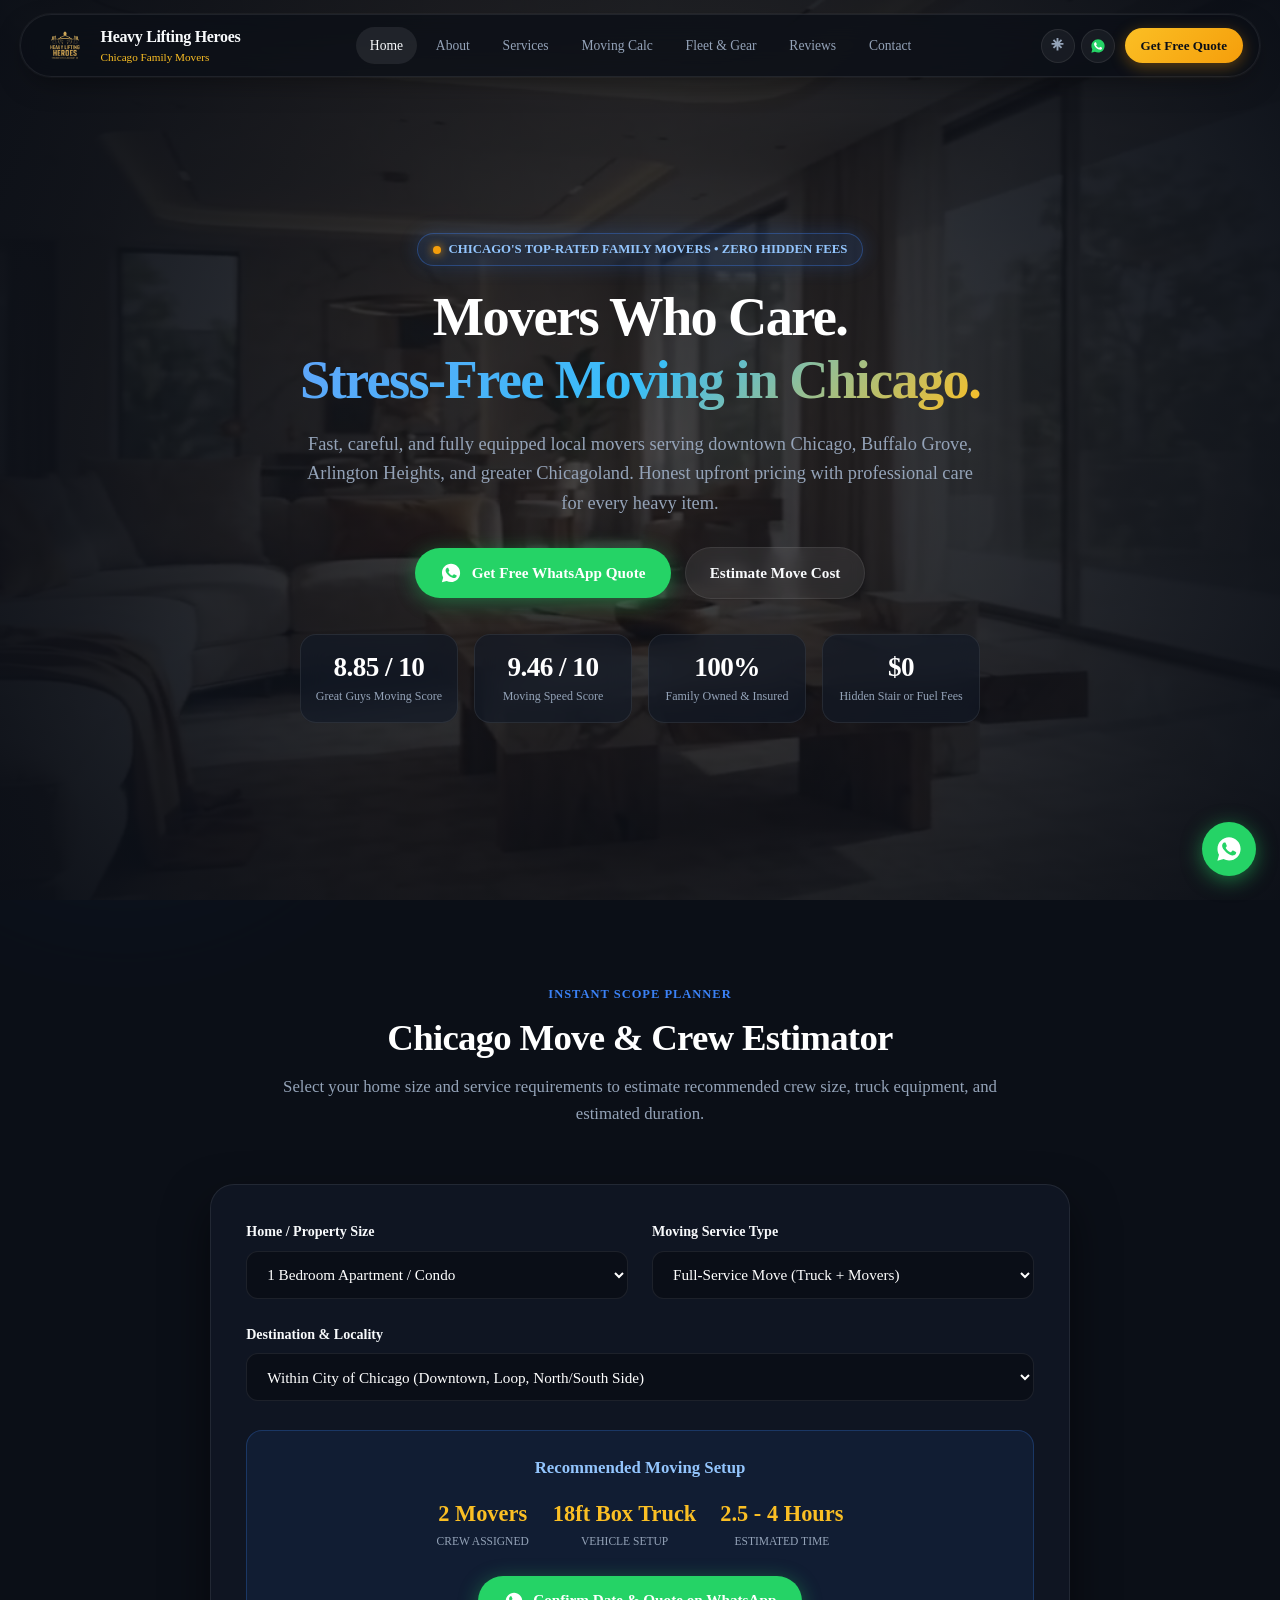
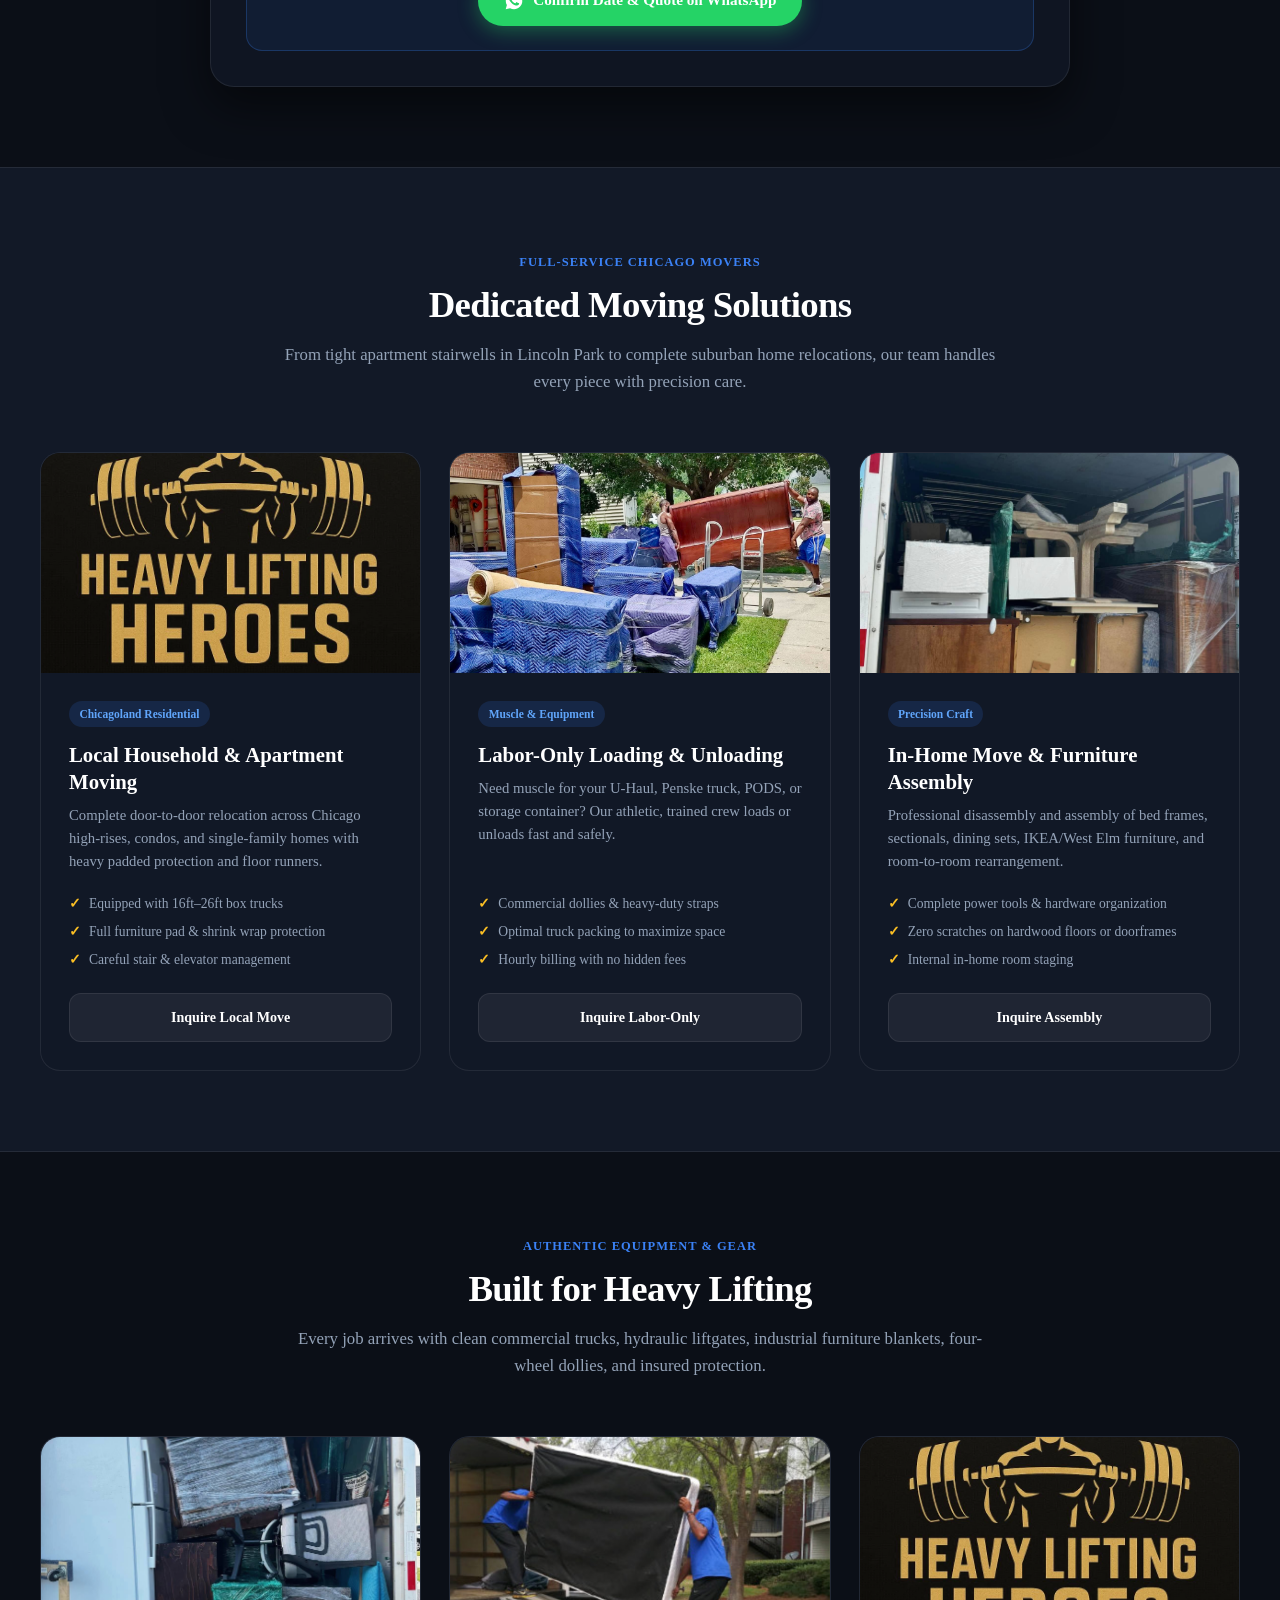
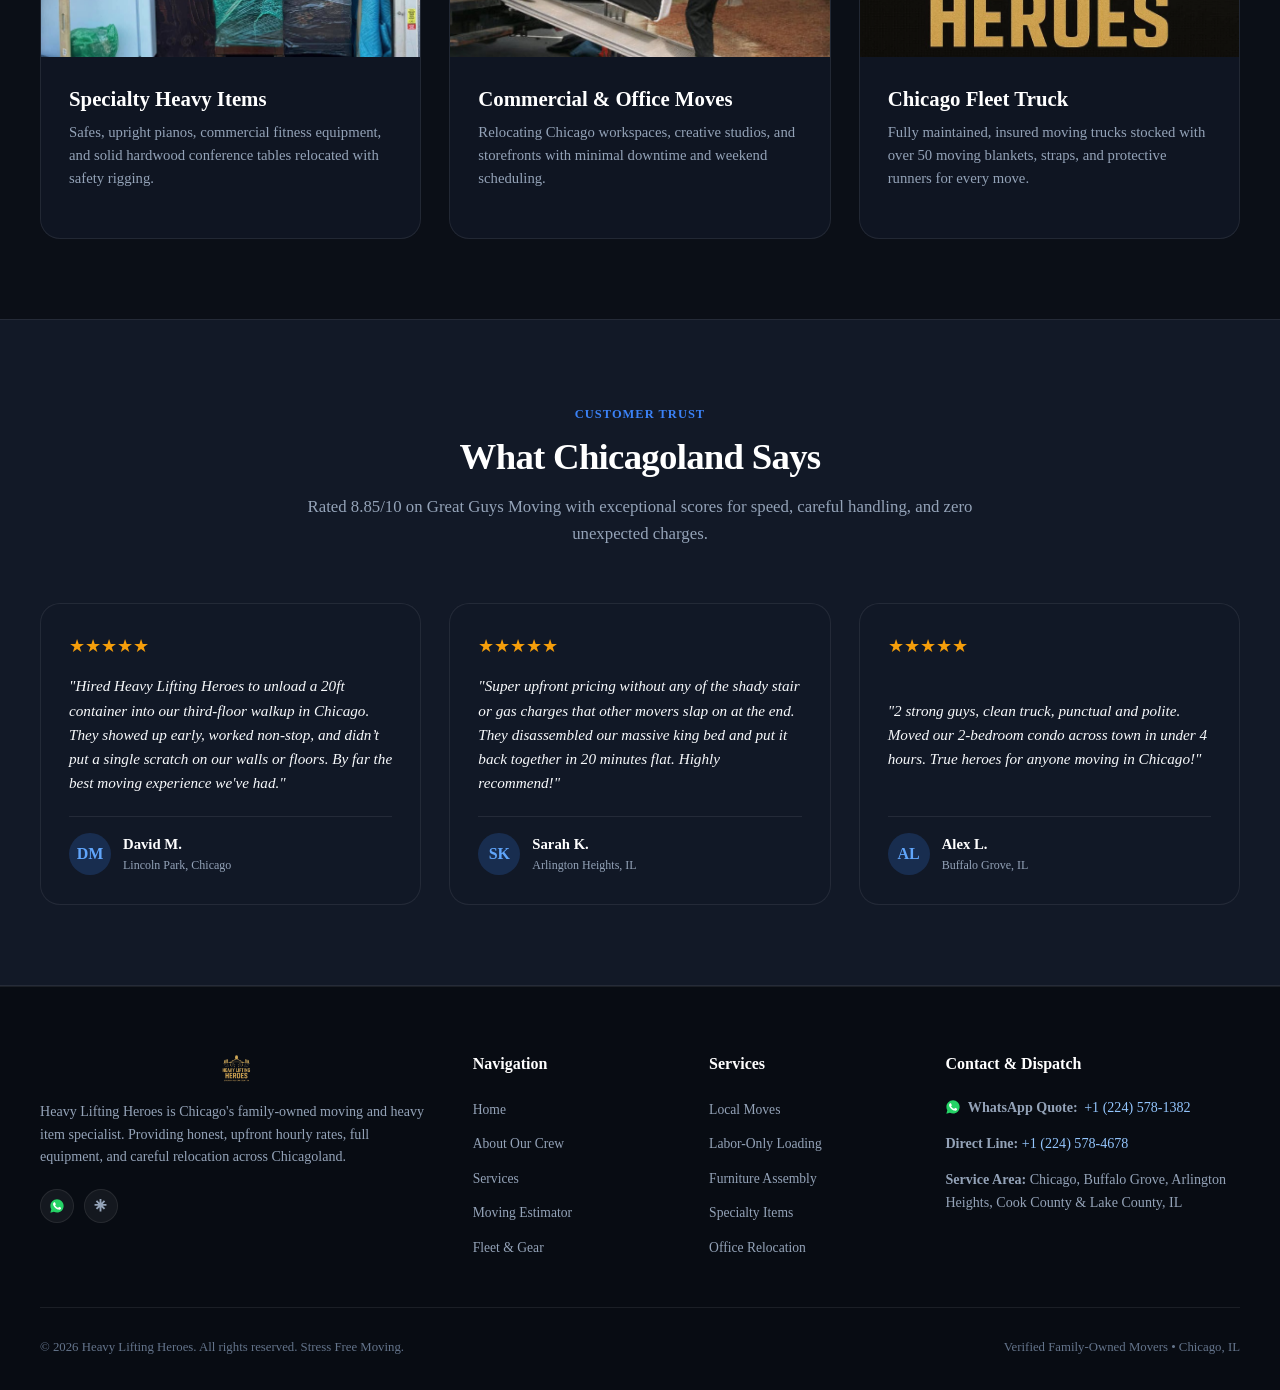
<file: index.html>
<!DOCTYPE html>
<html lang="en">
<head>
  <meta charset="UTF-8">
  <meta name="viewport" content="width=device-width, initial-scale=1.0, maximum-scale=5.0">
  <title>Heavy Lifting Heroes | Chicago Family-Owned Movers | Stress-Free Moving</title>
  <meta name="description" content="Chicago's trusted family-owned moving experts. Fast, careful, transparent hourly rates with zero hidden fees. Residential, apartment, specialty moves, and furniture assembly.">
  <link rel="stylesheet" href="assets/css/style.css">
  <link rel="icon" type="image/png" href="assets/images/logo.png">
</head>
<body>
  <!-- Ambient Glow Orbs -->
  <div class="ambient-glow-orb orb-1"></div>
  <div class="ambient-glow-orb orb-2"></div>

  <!-- TheDivine Floating Pill Navbar -->
  <header class="the-divine-navbar">
    <div class="navbar-container">
      <a href="index.html" class="brand-wrapper">
        <img src="assets/images/logo.png" alt="Heavy Lifting Heroes Logo" class="brand-logo-img">
        <div class="brand-info">
          <span class="brand-title">Heavy Lifting Heroes</span>
          <span class="brand-sub">Chicago Family Movers</span>
        </div>
      </a>

      <nav class="nav-links-wrapper">
        <a href="index.html" class="nav-link active">Home</a>
        <a href="about.html" class="nav-link">About</a>
        <a href="services.html" class="nav-link">Services</a>
        <a href="quote.html" class="nav-link">Moving Calc</a>
        <a href="gallery.html" class="nav-link">Fleet & Gear</a>
        <a href="reviews.html" class="nav-link">Reviews</a>
        <a href="contact.html" class="nav-link">Contact</a>
      </nav>

      <div class="header-actions">
        <div class="social-circle-icons">
          <a href="https://linktr.ee/heavyliftingheroes" target="_blank" rel="noopener" class="social-icon-btn" title="Linktree">
            <svg width="15" height="15" viewBox="0 0 24 24" fill="currentColor"><path d="M13.511 5.854l3.87-3.87 2.121 2.121-3.87 3.87h5.868v3h-5.868l3.87 3.87-2.121 2.121-3.87-3.87v6.904h-3v-6.904l-3.87 3.87-2.121-2.121 3.87-3.87H2.5v-3h5.868l-3.87-3.87 2.121-2.121 3.87 3.87V0h3v5.854z"/></svg>
          </a>
          <a href="https://wa.me/12245781382" target="_blank" rel="noopener" class="social-icon-btn" title="WhatsApp Hotline">
            <svg width="16" height="16" viewBox="0 0 24 24" fill="none"><path d="M12.04 2C6.58 2 2.13 6.45 2.13 11.91C2.13 13.66 2.59 15.36 3.45 16.86L2.05 22L7.3 20.62C8.75 21.41 10.38 21.83 12.04 21.83C17.5 21.83 21.95 17.38 21.95 11.92C21.95 6.46 17.5 2 12.04 2Z" fill="#25D366"/><path d="M17.52 14.33C17.22 14.18 15.75 13.45 15.48 13.35C15.2 13.25 15.01 13.2 14.81 13.5C14.61 13.79 14.05 14.46 13.88 14.65C13.71 14.85 13.53 14.87 13.24 14.73C12.94 14.58 11.99 14.27 10.87 13.27C9.99 12.49 9.4 11.52 9.23 11.23C9.06 10.93 9.21 10.77 9.36 10.63C9.49 10.5 9.66 10.28 9.8 10.11C9.95 9.94 10 9.82 10.1 9.62C10.2 9.43 10.15 9.26 10.07 9.11C10 8.96 9.41 7.5 9.16 6.9C8.92 6.32 8.68 6.4 8.5 6.39C8.33 6.38 8.13 6.38 7.93 6.38C7.73 6.38 7.41 6.46 7.14 6.75C6.87 7.05 6.11 7.76 6.11 9.21C6.11 10.66 7.17 12.06 7.32 12.26C7.47 12.45 9.4 15.43 12.35 16.71C13.06 17.02 13.61 17.2 14.04 17.34C14.75 17.57 15.4 17.53 15.91 17.46C16.48 17.37 17.67 16.74 17.92 16.03C18.17 15.33 18.17 14.73 18.1 14.61C18.02 14.48 17.82 14.41 17.52 14.26V14.33Z" fill="#FFFFFF"/></svg>
          </a>
        </div>
        <a href="quote.html" class="btn-cta-pill">Get Free Quote</a>
        <button class="mobile-menu-toggle" aria-label="Toggle Navigation Menu">
          <svg width="22" height="22" viewBox="0 0 24 24" fill="none" stroke="currentColor" stroke-width="2"><path d="M4 6h16M4 12h16M4 18h16"/></svg>
        </button>
      </div>
    </div>
  </header>

  <!-- Mobile Drawer -->
  <div class="mobile-nav-drawer">
    <a href="index.html" class="mobile-nav-link active">Home</a>
    <a href="about.html" class="mobile-nav-link">About Our Crew</a>
    <a href="services.html" class="mobile-nav-link">Moving Services</a>
    <a href="quote.html" class="mobile-nav-link">Moving Cost Calculator</a>
    <a href="gallery.html" class="mobile-nav-link">Fleet & Equipment</a>
    <a href="reviews.html" class="mobile-nav-link">Verified Reviews</a>
    <a href="contact.html" class="mobile-nav-link">Contact & Booking</a>
    <a href="https://wa.me/12245781382" class="btn-hero-primary" style="margin-top: 0.5rem;">
      <svg width="20" height="20" viewBox="0 0 24 24" fill="none"><path d="M12.04 2C6.58 2 2.13 6.45 2.13 11.91C2.13 13.66 2.59 15.36 3.45 16.86L2.05 22L7.3 20.62C8.75 21.41 10.38 21.83 12.04 21.83C17.5 21.83 21.95 17.38 21.95 11.92C21.95 6.46 17.5 2 12.04 2Z" fill="#FFFFFF"/><path d="M17.52 14.33C17.22 14.18 15.75 13.45 15.48 13.35C15.2 13.25 15.01 13.2 14.81 13.5C14.61 13.79 14.05 14.46 13.88 14.65C13.71 14.85 13.53 14.87 13.24 14.73C12.94 14.58 11.99 14.27 10.87 13.27C9.99 12.49 9.4 11.52 9.23 11.23C9.06 10.93 9.21 10.77 9.36 10.63C9.49 10.5 9.66 10.28 9.8 10.11C9.95 9.94 10 9.82 10.1 9.62C10.2 9.43 10.15 9.26 10.07 9.11C10 8.96 9.41 7.5 9.16 6.9C8.92 6.32 8.68 6.4 8.5 6.39C8.33 6.38 8.13 6.38 7.93 6.38C7.73 6.38 7.41 6.46 7.14 6.75C6.87 7.05 6.11 7.76 6.11 9.21C6.11 10.66 7.17 12.06 7.32 12.26C7.47 12.45 9.4 15.43 12.35 16.71C13.06 17.02 13.61 17.2 14.04 17.34C14.75 17.57 15.4 17.53 15.91 17.46C16.48 17.37 17.67 16.74 17.92 16.03C18.17 15.33 18.17 14.73 18.1 14.61C18.02 14.48 17.82 14.41 17.52 14.26V14.33Z" fill="#25D366"/></svg>
      WhatsApp Quote (+1 224-578-1382)
    </a>
  </div>

  <!-- Hero Section with 16:9 Gemini Video Background -->
  <section class="hero-wrapper">
    <video class="hero-video-bg" autoplay loop muted playsinline poster="assets/images/hero-poster.jpg">
      <source src="assets/videos/hero.mp4" type="video/mp4">
    </video>
    <div class="hero-overlay"></div>

    <div class="hero-content">
      <div class="hero-badge">
        <span class="live-beacon"></span>
        <span>CHICAGO'S TOP-RATED FAMILY MOVERS • ZERO HIDDEN FEES</span>
      </div>

      <h1 class="hero-title">
        Movers Who Care.<br>
        <span class="hero-title-accent">Stress-Free Moving in Chicago.</span>
      </h1>

      <p class="hero-subtitle">
        Fast, careful, and fully equipped local movers serving downtown Chicago, Buffalo Grove, Arlington Heights, and greater Chicagoland. Honest upfront pricing with professional care for every heavy item.
      </p>

      <div class="hero-actions">
        <a href="https://wa.me/12245781382?text=Hello%20Heavy%20Lifting%20Heroes!%20I'd%20like%20a%20free%20moving%20quote%20for%20my%20upcoming%20move." class="btn-hero-primary" target="_blank" rel="noopener">
          <svg width="22" height="22" viewBox="0 0 24 24" fill="none"><path d="M12.04 2C6.58 2 2.13 6.45 2.13 11.91C2.13 13.66 2.59 15.36 3.45 16.86L2.05 22L7.3 20.62C8.75 21.41 10.38 21.83 12.04 21.83C17.5 21.83 21.95 17.38 21.95 11.92C21.95 6.46 17.5 2 12.04 2Z" fill="#FFFFFF"/><path d="M17.52 14.33C17.22 14.18 15.75 13.45 15.48 13.35C15.2 13.25 15.01 13.2 14.81 13.5C14.61 13.79 14.05 14.46 13.88 14.65C13.71 14.85 13.53 14.87 13.24 14.73C12.94 14.58 11.99 14.27 10.87 13.27C9.99 12.49 9.4 11.52 9.23 11.23C9.06 10.93 9.21 10.77 9.36 10.63C9.49 10.5 9.66 10.28 9.8 10.11C9.95 9.94 10 9.82 10.1 9.62C10.2 9.43 10.15 9.26 10.07 9.11C10 8.96 9.41 7.5 9.16 6.9C8.92 6.32 8.68 6.4 8.5 6.39C8.33 6.38 8.13 6.38 7.93 6.38C7.73 6.38 7.41 6.46 7.14 6.75C6.87 7.05 6.11 7.76 6.11 9.21C6.11 10.66 7.17 12.06 7.32 12.26C7.47 12.45 9.4 15.43 12.35 16.71C13.06 17.02 13.61 17.2 14.04 17.34C14.75 17.57 15.4 17.53 15.91 17.46C16.48 17.37 17.67 16.74 17.92 16.03C18.17 15.33 18.17 14.73 18.1 14.61C18.02 14.48 17.82 14.41 17.52 14.26V14.33Z" fill="#25D366"/></svg>
          Get Free WhatsApp Quote
        </a>
        <a href="#calculator" class="btn-hero-secondary">
          Estimate Move Cost
        </a>
      </div>

      <!-- Telemetry 2x2 Grid (Strict Mobile Viewing Zone Guarantee: fits above fold <=844px) -->
      <div class="telemetry-grid">
        <div class="hero-stat-card">
          <div class="stat-number">8.85 / 10</div>
          <div class="stat-label">Great Guys Moving Score</div>
        </div>
        <div class="hero-stat-card">
          <div class="stat-number">9.46 / 10</div>
          <div class="stat-label">Moving Speed Score</div>
        </div>
        <div class="hero-stat-card">
          <div class="stat-number">100%</div>
          <div class="stat-label">Family Owned & Insured</div>
        </div>
        <div class="hero-stat-card">
          <div class="stat-number">$0</div>
          <div class="stat-label">Hidden Stair or Fuel Fees</div>
        </div>
      </div>
    </div>
  </section>

  <!-- Interactive Moving Cost & Crew Estimator Section -->
  <section id="calculator" class="section">
    <div class="container">
      <div class="section-header">
        <span class="section-tag">Instant Scope Planner</span>
        <h2 class="section-title">Chicago Move & Crew Estimator</h2>
        <p class="section-desc">Select your home size and service requirements to estimate recommended crew size, truck equipment, and estimated duration.</p>
      </div>

      <div class="calc-card-container">
        <div class="calc-grid">
          <div class="calc-group">
            <label for="calcHomeSize" class="calc-label">Home / Property Size</label>
            <select id="calcHomeSize" class="calc-select">
              <option value="studio">Studio Apartment</option>
              <option value="1bed" selected>1 Bedroom Apartment / Condo</option>
              <option value="2bed">2 - 3 Bedroom House / Condo</option>
              <option value="3bed">3 - 4 Bedroom Family Home</option>
              <option value="4bed">4+ Bedroom Estate</option>
              <option value="office">Commercial Office / Space</option>
            </select>
          </div>

          <div class="calc-group">
            <label for="calcServiceType" class="calc-label">Moving Service Type</label>
            <select id="calcServiceType" class="calc-select">
              <option value="full" selected>Full-Service Move (Truck + Movers)</option>
              <option value="labor">Labor-Only (Truck/Pod Loading & Unloading)</option>
              <option value="assembly">In-Home Move & Furniture Assembly</option>
              <option value="specialty">Specialty Heavy Items (Piano/Safe/Gym)</option>
            </select>
          </div>

          <div class="calc-group" style="grid-column: 1 / -1;">
            <label for="calcDistance" class="calc-label">Destination & Locality</label>
            <select id="calcDistance" class="calc-select">
              <option value="chicago" selected>Within City of Chicago (Downtown, Loop, North/South Side)</option>
              <option value="north">Northwest Suburbs (Buffalo Grove, Arlington Heights, Schaumburg)</option>
              <option value="chicagoland">Greater Chicagoland / Cook & Lake Counties</option>
            </select>
          </div>
        </div>

        <div class="calc-result-box">
          <span class="calc-result-title">Recommended Moving Setup</span>
          <div class="calc-result-spec">
            <div class="spec-pill">
              <span id="calcCrew" class="spec-pill-value">2 Movers</span>
              <span class="spec-pill-label">Crew Assigned</span>
            </div>
            <div class="spec-pill">
              <span id="calcTruck" class="spec-pill-value">18ft Box Truck</span>
              <span class="spec-pill-label">Vehicle Setup</span>
            </div>
            <div class="spec-pill">
              <span id="calcHours" class="spec-pill-value">2.5 - 4 Hours</span>
              <span class="spec-pill-label">Estimated Time</span>
            </div>
          </div>
          <a id="calcWaBtn" href="https://wa.me/12245781382" target="_blank" rel="noopener" class="btn-hero-primary" style="margin-top: 0.75rem;">
            <svg width="20" height="20" viewBox="0 0 24 24" fill="none"><path d="M12.04 2C6.58 2 2.13 6.45 2.13 11.91C2.13 13.66 2.59 15.36 3.45 16.86L2.05 22L7.3 20.62C8.75 21.41 10.38 21.83 12.04 21.83C17.5 21.83 21.95 17.38 21.95 11.92C21.95 6.46 17.5 2 12.04 2Z" fill="#FFFFFF"/><path d="M17.52 14.33C17.22 14.18 15.75 13.45 15.48 13.35C15.2 13.25 15.01 13.2 14.81 13.5C14.61 13.79 14.05 14.46 13.88 14.65C13.71 14.85 13.53 14.87 13.24 14.73C12.94 14.58 11.99 14.27 10.87 13.27C9.99 12.49 9.4 11.52 9.23 11.23C9.06 10.93 9.21 10.77 9.36 10.63C9.49 10.5 9.66 10.28 9.8 10.11C9.95 9.94 10 9.82 10.1 9.62C10.2 9.43 10.15 9.26 10.07 9.11C10 8.96 9.41 7.5 9.16 6.9C8.92 6.32 8.68 6.4 8.5 6.39C8.33 6.38 8.13 6.38 7.93 6.38C7.73 6.38 7.41 6.46 7.14 6.75C6.87 7.05 6.11 7.76 6.11 9.21C6.11 10.66 7.17 12.06 7.32 12.26C7.47 12.45 9.4 15.43 12.35 16.71C13.06 17.02 13.61 17.2 14.04 17.34C14.75 17.57 15.4 17.53 15.91 17.46C16.48 17.37 17.67 16.74 17.92 16.03C18.17 15.33 18.17 14.73 18.1 14.61C18.02 14.48 17.82 14.41 17.52 14.26V14.33Z" fill="#25D366"/></svg>
            Confirm Date & Quote on WhatsApp
          </a>
        </div>
      </div>
    </div>
  </section>

  <!-- Core Services Section -->
  <section class="section-alt">
    <div class="container">
      <div class="section-header">
        <span class="section-tag">Full-Service Chicago Movers</span>
        <h2 class="section-title">Dedicated Moving Solutions</h2>
        <p class="section-desc">From tight apartment stairwells in Lincoln Park to complete suburban home relocations, our team handles every piece with precision care.</p>
      </div>

      <div class="services-grid">
        <div class="card">
          <div class="card-img-wrapper">
            <img src="assets/images/moving_truck.jpg" alt="Local Moving Services" class="card-img">
          </div>
          <div class="card-body">
            <span class="card-badge">Chicagoland Residential</span>
            <h3 class="card-title">Local Household & Apartment Moving</h3>
            <p class="card-text">Complete door-to-door relocation across Chicago high-rises, condos, and single-family homes with heavy padded protection and floor runners.</p>
            <ul class="card-bullets">
              <li class="card-bullet">Equipped with 16ft–26ft box trucks</li>
              <li class="card-bullet">Full furniture pad & shrink wrap protection</li>
              <li class="card-bullet">Careful stair & elevator management</li>
            </ul>
            <a href="https://wa.me/12245781382?text=Hi%20Heavy%20Lifting%20Heroes!%20I'm%20inquiring%20about%20a%20Local%20Household%20Move." class="btn-card-inquire" target="_blank" rel="noopener">Inquire Local Move</a>
          </div>
        </div>

        <div class="card">
          <div class="card-img-wrapper">
            <img src="assets/images/movers_team.jpg" alt="Labor-Only Moving" class="card-img">
          </div>
          <div class="card-body">
            <span class="card-badge">Muscle & Equipment</span>
            <h3 class="card-title">Labor-Only Loading & Unloading</h3>
            <p class="card-text">Need muscle for your U-Haul, Penske truck, PODS, or storage container? Our athletic, trained crew loads or unloads fast and safely.</p>
            <ul class="card-bullets">
              <li class="card-bullet">Commercial dollies & heavy-duty straps</li>
              <li class="card-bullet">Optimal truck packing to maximize space</li>
              <li class="card-bullet">Hourly billing with no hidden fees</li>
            </ul>
            <a href="https://wa.me/12245781382?text=Hi%20Heavy%20Lifting%20Heroes!%20I'm%20inquiring%20about%20Labor-Only%20Loading/Unloading." class="btn-card-inquire" target="_blank" rel="noopener">Inquire Labor-Only</a>
          </div>
        </div>

        <div class="card">
          <div class="card-img-wrapper">
            <img src="assets/images/furniture_care.jpeg" alt="Furniture Assembly" class="card-img">
          </div>
          <div class="card-body">
            <span class="card-badge">Precision Craft</span>
            <h3 class="card-title">In-Home Move & Furniture Assembly</h3>
            <p class="card-text">Professional disassembly and assembly of bed frames, sectionals, dining sets, IKEA/West Elm furniture, and room-to-room rearrangement.</p>
            <ul class="card-bullets">
              <li class="card-bullet">Complete power tools & hardware organization</li>
              <li class="card-bullet">Zero scratches on hardwood floors or doorframes</li>
              <li class="card-bullet">Internal in-home room staging</li>
            </ul>
            <a href="https://wa.me/12245781382?text=Hi%20Heavy%20Lifting%20Heroes!%20I'm%20inquiring%20about%20Furniture%20Assembly." class="btn-card-inquire" target="_blank" rel="noopener">Inquire Assembly</a>
          </div>
        </div>
      </div>
    </div>
  </section>

  <!-- Real Work Showcase Section -->
  <section class="section">
    <div class="container">
      <div class="section-header">
        <span class="section-tag">Authentic Equipment & Gear</span>
        <h2 class="section-title">Built for Heavy Lifting</h2>
        <p class="section-desc">Every job arrives with clean commercial trucks, hydraulic liftgates, industrial furniture blankets, four-wheel dollies, and insured protection.</p>
      </div>

      <div class="portfolio-grid">
        <div class="card">
          <div class="card-img-wrapper">
            <img src="assets/images/loading_heavy.jpeg" alt="Heavy item loading" class="card-img">
          </div>
          <div class="card-body">
            <h3 class="card-title">Specialty Heavy Items</h3>
            <p class="card-text">Safes, upright pianos, commercial fitness equipment, and solid hardwood conference tables relocated with safety rigging.</p>
          </div>
        </div>

        <div class="card">
          <div class="card-img-wrapper">
            <img src="assets/images/showcase_banner.png" alt="Showcase Work" class="card-img">
          </div>
          <div class="card-body">
            <h3 class="card-title">Commercial & Office Moves</h3>
            <p class="card-text">Relocating Chicago workspaces, creative studios, and storefronts with minimal downtime and weekend scheduling.</p>
          </div>
        </div>

        <div class="card">
          <div class="card-img-wrapper">
            <img src="assets/images/moving_truck.jpg" alt="Fleet Truck" class="card-img">
          </div>
          <div class="card-body">
            <h3 class="card-title">Chicago Fleet Truck</h3>
            <p class="card-text">Fully maintained, insured moving trucks stocked with over 50 moving blankets, straps, and protective runners for every move.</p>
          </div>
        </div>
      </div>
    </div>
  </section>

  <!-- Verified Reviews Section -->
  <section class="section-alt">
    <div class="container">
      <div class="section-header">
        <span class="section-tag">Customer Trust</span>
        <h2 class="section-title">What Chicagoland Says</h2>
        <p class="section-desc">Rated 8.85/10 on Great Guys Moving with exceptional scores for speed, careful handling, and zero unexpected charges.</p>
      </div>

      <div class="reviews-grid">
        <div class="review-card">
          <div class="review-stars">★★★★★</div>
          <p class="review-text">"Hired Heavy Lifting Heroes to unload a 20ft container into our third-floor walkup in Chicago. They showed up early, worked non-stop, and didn’t put a single scratch on our walls or floors. By far the best moving experience we've had."</p>
          <div class="reviewer-meta">
            <div class="reviewer-avatar">DM</div>
            <div class="reviewer-info">
              <span class="reviewer-name">David M.</span>
              <span class="reviewer-loc">Lincoln Park, Chicago</span>
            </div>
          </div>
        </div>

        <div class="review-card">
          <div class="review-stars">★★★★★</div>
          <p class="review-text">"Super upfront pricing without any of the shady stair or gas charges that other movers slap on at the end. They disassembled our massive king bed and put it back together in 20 minutes flat. Highly recommend!"</p>
          <div class="reviewer-meta">
            <div class="reviewer-avatar">SK</div>
            <div class="reviewer-info">
              <span class="reviewer-name">Sarah K.</span>
              <span class="reviewer-loc">Arlington Heights, IL</span>
            </div>
          </div>
        </div>

        <div class="review-card">
          <div class="review-stars">★★★★★</div>
          <p class="review-text">"2 strong guys, clean truck, punctual and polite. Moved our 2-bedroom condo across town in under 4 hours. True heroes for anyone moving in Chicago!"</p>
          <div class="reviewer-meta">
            <div class="reviewer-avatar">AL</div>
            <div class="reviewer-info">
              <span class="reviewer-name">Alex L.</span>
              <span class="reviewer-loc">Buffalo Grove, IL</span>
            </div>
          </div>
        </div>
      </div>
    </div>
  </section>

  <!-- Footer -->
  <footer class="site-footer">
    <div class="container">
      <div class="footer-grid">
        <div class="footer-col">
          <img src="assets/images/logo.png" alt="Heavy Lifting Heroes" class="footer-logo">
          <p class="footer-text">
            Heavy Lifting Heroes is Chicago's family-owned moving and heavy item specialist. Providing honest, upfront hourly rates, full equipment, and careful relocation across Chicagoland.
          </p>
          <div style="display: flex; gap: 0.6rem; margin-top: 0.5rem;">
            <a href="https://wa.me/12245781382" class="social-icon-btn" title="WhatsApp">
              <svg width="16" height="16" viewBox="0 0 24 24" fill="none"><path d="M12.04 2C6.58 2 2.13 6.45 2.13 11.91C2.13 13.66 2.59 15.36 3.45 16.86L2.05 22L7.3 20.62C8.75 21.41 10.38 21.83 12.04 21.83C17.5 21.83 21.95 17.38 21.95 11.92C21.95 6.46 17.5 2 12.04 2Z" fill="#25D366"/><path d="M17.52 14.33C17.22 14.18 15.75 13.45 15.48 13.35C15.2 13.25 15.01 13.2 14.81 13.5C14.61 13.79 14.05 14.46 13.88 14.65C13.71 14.85 13.53 14.87 13.24 14.73C12.94 14.58 11.99 14.27 10.87 13.27C9.99 12.49 9.4 11.52 9.23 11.23C9.06 10.93 9.21 10.77 9.36 10.63C9.49 10.5 9.66 10.28 9.8 10.11C9.95 9.94 10 9.82 10.1 9.62C10.2 9.43 10.15 9.26 10.07 9.11C10 8.96 9.41 7.5 9.16 6.9C8.92 6.32 8.68 6.4 8.5 6.39C8.33 6.38 8.13 6.38 7.93 6.38C7.73 6.38 7.41 6.46 7.14 6.75C6.87 7.05 6.11 7.76 6.11 9.21C6.11 10.66 7.17 12.06 7.32 12.26C7.47 12.45 9.4 15.43 12.35 16.71C13.06 17.02 13.61 17.2 14.04 17.34C14.75 17.57 15.4 17.53 15.91 17.46C16.48 17.37 17.67 16.74 17.92 16.03C18.17 15.33 18.17 14.73 18.1 14.61C18.02 14.48 17.82 14.41 17.52 14.26V14.33Z" fill="#FFFFFF"/></svg>
            </a>
            <a href="https://linktr.ee/heavyliftingheroes" class="social-icon-btn" title="Linktree">
              <svg width="15" height="15" viewBox="0 0 24 24" fill="currentColor"><path d="M13.511 5.854l3.87-3.87 2.121 2.121-3.87 3.87h5.868v3h-5.868l3.87 3.87-2.121 2.121-3.87-3.87v6.904h-3v-6.904l-3.87 3.87-2.121-2.121 3.87-3.87H2.5v-3h5.868l-3.87-3.87 2.121-2.121 3.87 3.87V0h3v5.854z"/></svg>
            </a>
          </div>
        </div>

        <div class="footer-col">
          <h4 class="footer-title">Navigation</h4>
          <ul class="footer-links">
            <li><a href="index.html" class="footer-link">Home</a></li>
            <li><a href="about.html" class="footer-link">About Our Crew</a></li>
            <li><a href="services.html" class="footer-link">Services</a></li>
            <li><a href="quote.html" class="footer-link">Moving Estimator</a></li>
            <li><a href="gallery.html" class="footer-link">Fleet & Gear</a></li>
          </ul>
        </div>

        <div class="footer-col">
          <h4 class="footer-title">Services</h4>
          <ul class="footer-links">
            <li><a href="services.html" class="footer-link">Local Moves</a></li>
            <li><a href="services.html" class="footer-link">Labor-Only Loading</a></li>
            <li><a href="services.html" class="footer-link">Furniture Assembly</a></li>
            <li><a href="services.html" class="footer-link">Specialty Items</a></li>
            <li><a href="services.html" class="footer-link">Office Relocation</a></li>
          </ul>
        </div>

        <div class="footer-col">
          <h4 class="footer-title">Contact & Dispatch</h4>
          <p class="footer-text" style="display:flex; align-items:center; gap:0.4rem;">
            <svg width="16" height="16" viewBox="0 0 24 24" fill="none"><path d="M12.04 2C6.58 2 2.13 6.45 2.13 11.91C2.13 13.66 2.59 15.36 3.45 16.86L2.05 22L7.3 20.62C8.75 21.41 10.38 21.83 12.04 21.83C17.5 21.83 21.95 17.38 21.95 11.92C21.95 6.46 17.5 2 12.04 2Z" fill="#25D366"/><path d="M17.52 14.33C17.22 14.18 15.75 13.45 15.48 13.35C15.2 13.25 15.01 13.2 14.81 13.5C14.61 13.79 14.05 14.46 13.88 14.65C13.71 14.85 13.53 14.87 13.24 14.73C12.94 14.58 11.99 14.27 10.87 13.27C9.99 12.49 9.4 11.52 9.23 11.23C9.06 10.93 9.21 10.77 9.36 10.63C9.49 10.5 9.66 10.28 9.8 10.11C9.95 9.94 10 9.82 10.1 9.62C10.2 9.43 10.15 9.26 10.07 9.11C10 8.96 9.41 7.5 9.16 6.9C8.92 6.32 8.68 6.4 8.5 6.39C8.33 6.38 8.13 6.38 7.93 6.38C7.73 6.38 7.41 6.46 7.14 6.75C6.87 7.05 6.11 7.76 6.11 9.21C6.11 10.66 7.17 12.06 7.32 12.26C7.47 12.45 9.4 15.43 12.35 16.71C13.06 17.02 13.61 17.2 14.04 17.34C14.75 17.57 15.4 17.53 15.91 17.46C16.48 17.37 17.67 16.74 17.92 16.03C18.17 15.33 18.17 14.73 18.1 14.61C18.02 14.48 17.82 14.41 17.52 14.26V14.33Z" fill="#FFFFFF"/></svg>
            <strong>WhatsApp Quote:</strong> <a href="https://wa.me/12245781382" style="color:#93c5fd; text-decoration:none;">+1 (224) 578-1382</a>
          </p>
          <p class="footer-text">
            <strong>Direct Line:</strong> <a href="tel:+12245784678" style="color:#93c5fd; text-decoration:none;">+1 (224) 578-4678</a>
          </p>
          <p class="footer-text">
            <strong>Service Area:</strong> Chicago, Buffalo Grove, Arlington Heights, Cook County & Lake County, IL
          </p>
        </div>
      </div>

      <div class="footer-bottom">
        <span>© 2026 Heavy Lifting Heroes. All rights reserved. Stress Free Moving.</span>
        <span>Verified Family-Owned Movers • Chicago, IL</span>
      </div>
    </div>
  </footer>

  <!-- Floating WhatsApp Action Button -->
  <a href="https://wa.me/12245781382?text=Hello%20Heavy%20Lifting%20Heroes!%20I'd%20like%20to%20get%20a%20free%20moving%20quote." class="floating-wa-btn" target="_blank" rel="noopener" title="Chat on WhatsApp">
    <svg width="28" height="28" viewBox="0 0 24 24" fill="none"><path d="M12.04 2C6.58 2 2.13 6.45 2.13 11.91C2.13 13.66 2.59 15.36 3.45 16.86L2.05 22L7.3 20.62C8.75 21.41 10.38 21.83 12.04 21.83C17.5 21.83 21.95 17.38 21.95 11.92C21.95 6.46 17.5 2 12.04 2Z" fill="#FFFFFF"/><path d="M17.52 14.33C17.22 14.18 15.75 13.45 15.48 13.35C15.2 13.25 15.01 13.2 14.81 13.5C14.61 13.79 14.05 14.46 13.88 14.65C13.71 14.85 13.53 14.87 13.24 14.73C12.94 14.58 11.99 14.27 10.87 13.27C9.99 12.49 9.4 11.52 9.23 11.23C9.06 10.93 9.21 10.77 9.36 10.63C9.49 10.5 9.66 10.28 9.8 10.11C9.95 9.94 10 9.82 10.1 9.62C10.2 9.43 10.15 9.26 10.07 9.11C10 8.96 9.41 7.5 9.16 6.9C8.92 6.32 8.68 6.4 8.5 6.39C8.33 6.38 8.13 6.38 7.93 6.38C7.73 6.38 7.41 6.46 7.14 6.75C6.87 7.05 6.11 7.76 6.11 9.21C6.11 10.66 7.17 12.06 7.32 12.26C7.47 12.45 9.4 15.43 12.35 16.71C13.06 17.02 13.61 17.2 14.04 17.34C14.75 17.57 15.4 17.53 15.91 17.46C16.48 17.37 17.67 16.74 17.92 16.03C18.17 15.33 18.17 14.73 18.1 14.61C18.02 14.48 17.82 14.41 17.52 14.26V14.33Z" fill="#25D366"/></svg>
  </a>

  <script src="assets/js/main.js"></script>
</body>
</html>
</file>
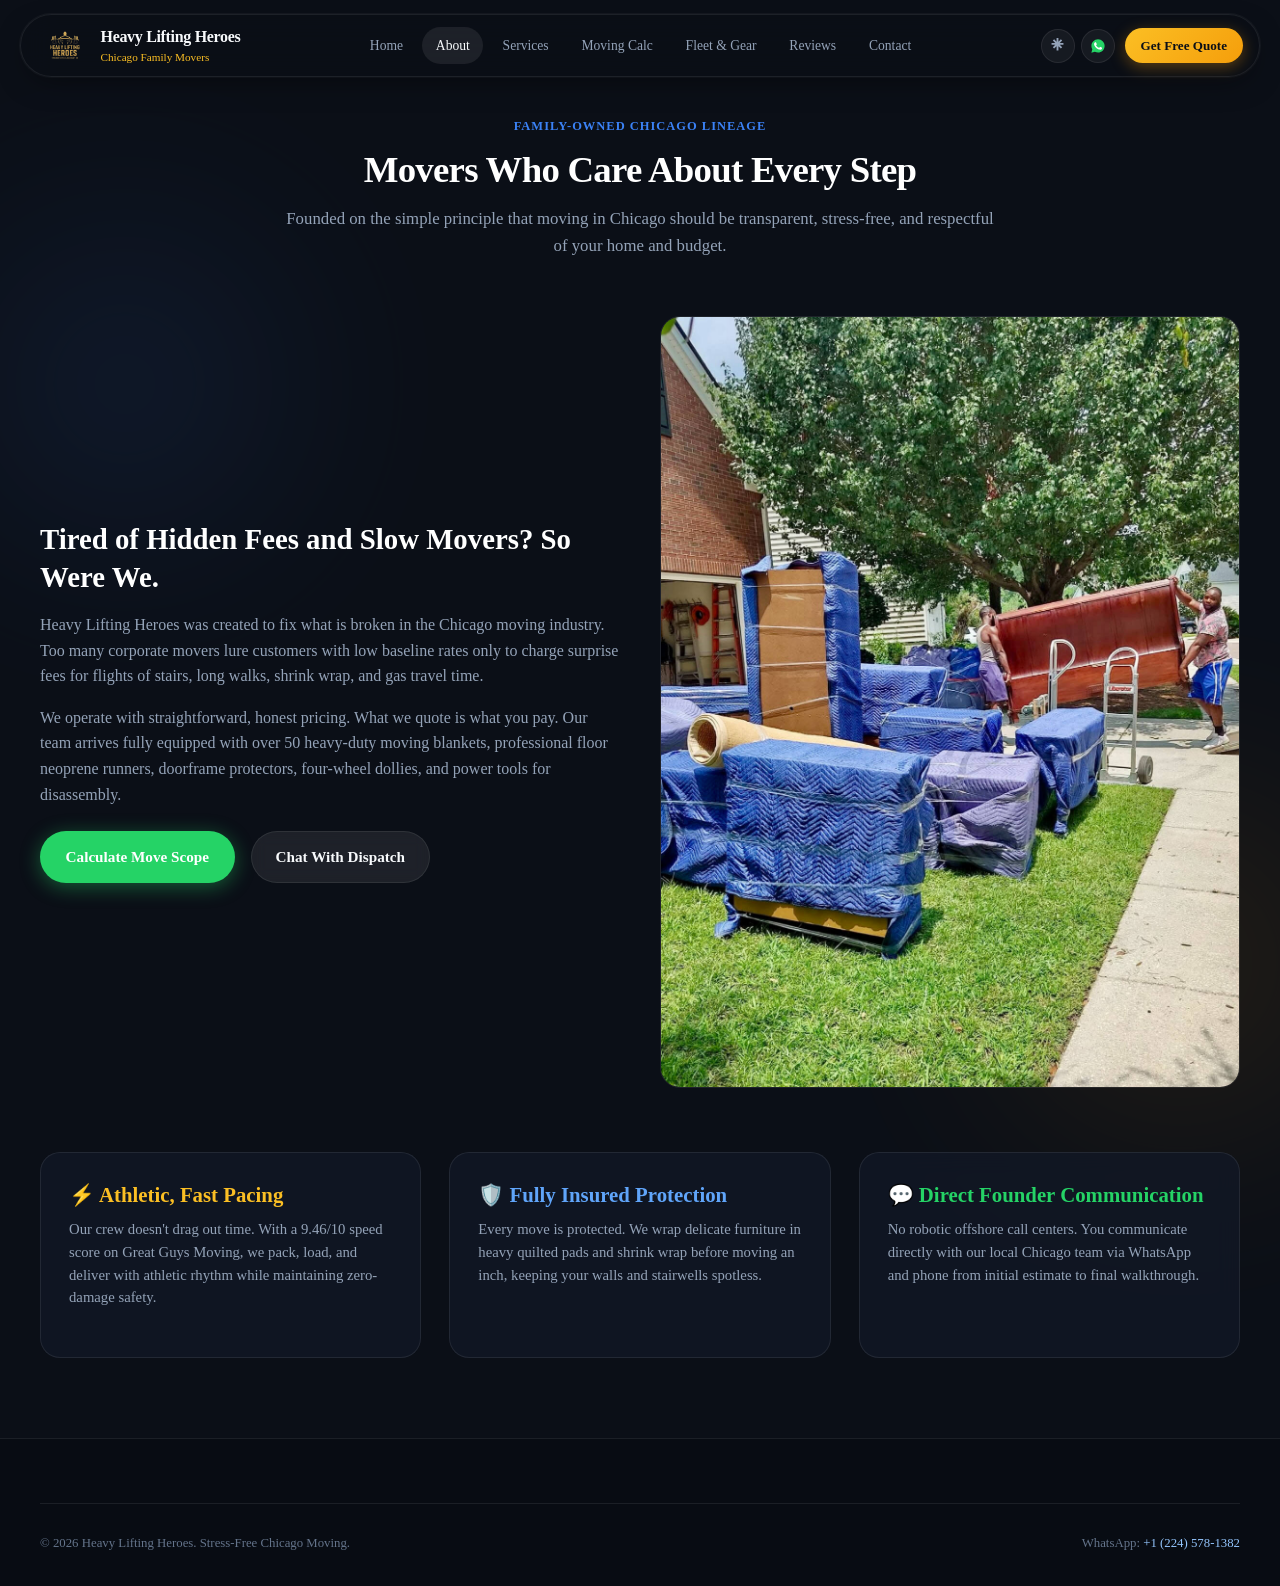
<file: about.html>
<!DOCTYPE html>
<html lang="en">
<head>
  <meta charset="UTF-8">
  <meta name="viewport" content="width=device-width, initial-scale=1.0, maximum-scale=5.0">
  <title>About Our Crew | Heavy Lifting Heroes Chicago</title>
  <meta name="description" content="Meet Heavy Lifting Heroes — Chicago's family-owned moving company dedicated to transparent hourly pricing, full equipment, and careful relocation.">
  <link rel="stylesheet" href="assets/css/style.css">
  <link rel="icon" type="image/png" href="assets/images/logo.png">
</head>
<body>
  <div class="ambient-glow-orb orb-1"></div>
  <div class="ambient-glow-orb orb-2"></div>

  <!-- TheDivine Floating Pill Navbar -->
  <header class="the-divine-navbar">
    <div class="navbar-container">
      <a href="index.html" class="brand-wrapper">
        <img src="assets/images/logo.png" alt="Heavy Lifting Heroes Logo" class="brand-logo-img">
        <div class="brand-info">
          <span class="brand-title">Heavy Lifting Heroes</span>
          <span class="brand-sub">Chicago Family Movers</span>
        </div>
      </a>

      <nav class="nav-links-wrapper">
        <a href="index.html" class="nav-link">Home</a>
        <a href="about.html" class="nav-link active">About</a>
        <a href="services.html" class="nav-link">Services</a>
        <a href="quote.html" class="nav-link">Moving Calc</a>
        <a href="gallery.html" class="nav-link">Fleet & Gear</a>
        <a href="reviews.html" class="nav-link">Reviews</a>
        <a href="contact.html" class="nav-link">Contact</a>
      </nav>

      <div class="header-actions">
        <div class="social-circle-icons">
          <a href="https://linktr.ee/heavyliftingheroes" target="_blank" rel="noopener" class="social-icon-btn" title="Linktree">
            <svg width="15" height="15" viewBox="0 0 24 24" fill="currentColor"><path d="M13.511 5.854l3.87-3.87 2.121 2.121-3.87 3.87h5.868v3h-5.868l3.87 3.87-2.121 2.121-3.87-3.87v6.904h-3v-6.904l-3.87 3.87-2.121-2.121 3.87-3.87H2.5v-3h5.868l-3.87-3.87 2.121-2.121 3.87 3.87V0h3v5.854z"/></svg>
          </a>
          <a href="https://wa.me/12245781382" target="_blank" rel="noopener" class="social-icon-btn" title="WhatsApp Hotline">
            <svg width="16" height="16" viewBox="0 0 24 24" fill="none"><path d="M12.04 2C6.58 2 2.13 6.45 2.13 11.91C2.13 13.66 2.59 15.36 3.45 16.86L2.05 22L7.3 20.62C8.75 21.41 10.38 21.83 12.04 21.83C17.5 21.83 21.95 17.38 21.95 11.92C21.95 6.46 17.5 2 12.04 2Z" fill="#25D366"/><path d="M17.52 14.33C17.22 14.18 15.75 13.45 15.48 13.35C15.2 13.25 15.01 13.2 14.81 13.5C14.61 13.79 14.05 14.46 13.88 14.65C13.71 14.85 13.53 14.87 13.24 14.73C12.94 14.58 11.99 14.27 10.87 13.27C9.99 12.49 9.4 11.52 9.23 11.23C9.06 10.93 9.21 10.77 9.36 10.63C9.49 10.5 9.66 10.28 9.8 10.11C9.95 9.94 10 9.82 10.1 9.62C10.2 9.43 10.15 9.26 10.07 9.11C10 8.96 9.41 7.5 9.16 6.9C8.92 6.32 8.68 6.4 8.5 6.39C8.33 6.38 8.13 6.38 7.93 6.38C7.73 6.38 7.41 6.46 7.14 6.75C6.87 7.05 6.11 7.76 6.11 9.21C6.11 10.66 7.17 12.06 7.32 12.26C7.47 12.45 9.4 15.43 12.35 16.71C13.06 17.02 13.61 17.2 14.04 17.34C14.75 17.57 15.4 17.53 15.91 17.46C16.48 17.37 17.67 16.74 17.92 16.03C18.17 15.33 18.17 14.73 18.1 14.61C18.02 14.48 17.82 14.41 17.52 14.26V14.33Z" fill="#FFFFFF"/></svg>
          </a>
        </div>
        <a href="quote.html" class="btn-cta-pill">Get Free Quote</a>
        <button class="mobile-menu-toggle" aria-label="Toggle Navigation Menu">
          <svg width="22" height="22" viewBox="0 0 24 24" fill="none" stroke="currentColor" stroke-width="2"><path d="M4 6h16M4 12h16M4 18h16"/></svg>
        </button>
      </div>
    </div>
  </header>

  <!-- Mobile Drawer -->
  <div class="mobile-nav-drawer">
    <a href="index.html" class="mobile-nav-link">Home</a>
    <a href="about.html" class="mobile-nav-link active">About Our Crew</a>
    <a href="services.html" class="mobile-nav-link">Moving Services</a>
    <a href="quote.html" class="mobile-nav-link">Moving Cost Calculator</a>
    <a href="gallery.html" class="mobile-nav-link">Fleet & Equipment</a>
    <a href="reviews.html" class="mobile-nav-link">Verified Reviews</a>
    <a href="contact.html" class="mobile-nav-link">Contact & Booking</a>
  </div>

  <section class="section" style="padding-top: 7rem;">
    <div class="container">
      <div class="section-header">
        <span class="section-tag">Family-Owned Chicago Lineage</span>
        <h1 class="section-title">Movers Who Care About Every Step</h1>
        <p class="section-desc">Founded on the simple principle that moving in Chicago should be transparent, stress-free, and respectful of your home and budget.</p>
      </div>

      <div style="display: grid; grid-template-columns: 1fr 1fr; gap: 2.5rem; align-items: center; margin-bottom: 4rem;">
        <div>
          <h2 style="font-size: 1.8rem; font-weight: 800; color: #fff; margin-bottom: 1rem; line-height: 1.3;">
            Tired of Hidden Fees and Slow Movers? So Were We.
          </h2>
          <p style="color: var(--text-secondary); margin-bottom: 1rem; line-height: 1.6;">
            Heavy Lifting Heroes was created to fix what is broken in the Chicago moving industry. Too many corporate movers lure customers with low baseline rates only to charge surprise fees for flights of stairs, long walks, shrink wrap, and gas travel time.
          </p>
          <p style="color: var(--text-secondary); margin-bottom: 1.5rem; line-height: 1.6;">
            We operate with straightforward, honest pricing. What we quote is what you pay. Our team arrives fully equipped with over 50 heavy-duty moving blankets, professional floor neoprene runners, doorframe protectors, four-wheel dollies, and power tools for disassembly.
          </p>
          <div style="display: flex; gap: 1rem; flex-wrap: wrap;">
            <a href="quote.html" class="btn-hero-primary">Calculate Move Scope</a>
            <a href="https://wa.me/12245781382" class="btn-hero-secondary" target="_blank" rel="noopener">Chat With Dispatch</a>
          </div>
        </div>

        <div style="border-radius: 20px; overflow: hidden; border: 1px solid var(--border-glass);">
          <img src="assets/images/movers_team.jpg" alt="Heavy Lifting Heroes Crew" style="width: 100%; height: auto; display: block;">
        </div>
      </div>

      <!-- Core Pillars -->
      <div class="features-grid">
        <div class="card" style="padding: 1.75rem;">
          <h3 class="card-title" style="color: var(--accent-gold);">⚡ Athletic, Fast Pacing</h3>
          <p class="card-text">Our crew doesn't drag out time. With a 9.46/10 speed score on Great Guys Moving, we pack, load, and deliver with athletic rhythm while maintaining zero-damage safety.</p>
        </div>

        <div class="card" style="padding: 1.75rem;">
          <h3 class="card-title" style="color: #60a5fa;">🛡️ Fully Insured Protection</h3>
          <p class="card-text">Every move is protected. We wrap delicate furniture in heavy quilted pads and shrink wrap before moving an inch, keeping your walls and stairwells spotless.</p>
        </div>

        <div class="card" style="padding: 1.75rem;">
          <h3 class="card-title" style="color: var(--wa-green);">💬 Direct Founder Communication</h3>
          <p class="card-text">No robotic offshore call centers. You communicate directly with our local Chicago team via WhatsApp and phone from initial estimate to final walkthrough.</p>
        </div>
      </div>
    </div>
  </section>

  <!-- Footer -->
  <footer class="site-footer">
    <div class="container">
      <div class="footer-bottom">
        <span>© 2026 Heavy Lifting Heroes. Stress-Free Chicago Moving.</span>
        <span>WhatsApp: <a href="https://wa.me/12245781382" style="color:#93c5fd; text-decoration:none;">+1 (224) 578-1382</a></span>
      </div>
    </div>
  </footer>

  <script src="assets/js/main.js"></script>
</body>
</html>
</file>
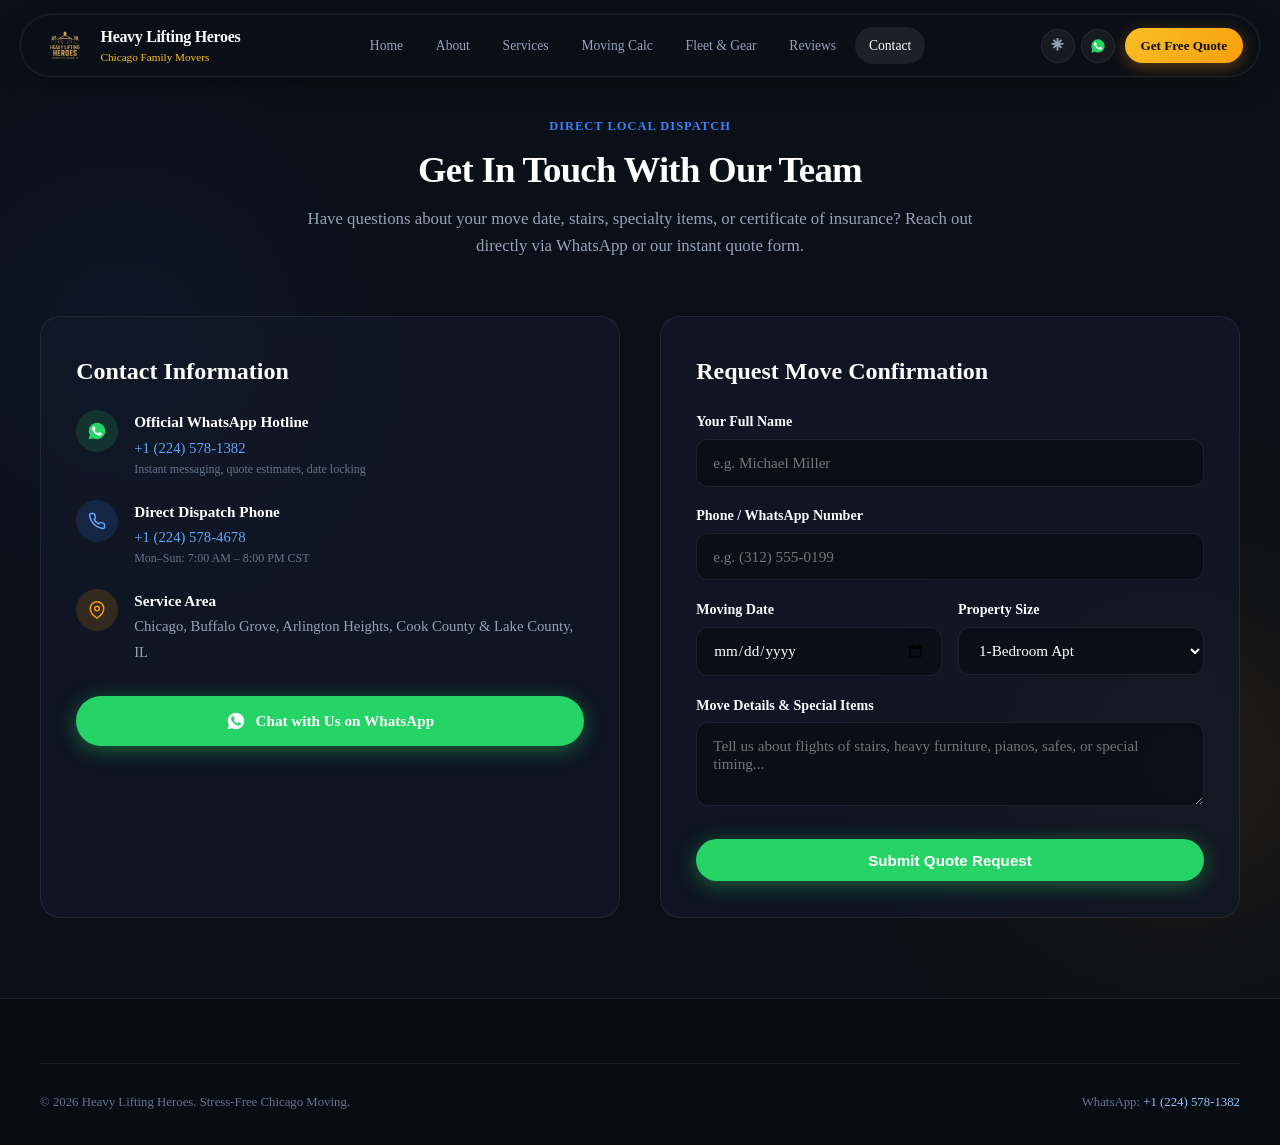
<file: contact.html>
<!DOCTYPE html>
<html lang="en">
<head>
  <meta charset="UTF-8">
  <meta name="viewport" content="width=device-width, initial-scale=1.0, maximum-scale=5.0">
  <title>Contact & Booking | Heavy Lifting Heroes Chicago</title>
  <meta name="description" content="Get in touch with Heavy Lifting Heroes. Request a free moving quote, book your move date, or message us directly on WhatsApp.">
  <link rel="stylesheet" href="assets/css/style.css">
  <link rel="icon" type="image/png" href="assets/images/logo.png">
</head>
<body>
  <div class="ambient-glow-orb orb-1"></div>
  <div class="ambient-glow-orb orb-2"></div>

  <!-- TheDivine Floating Pill Navbar -->
  <header class="the-divine-navbar">
    <div class="navbar-container">
      <a href="index.html" class="brand-wrapper">
        <img src="assets/images/logo.png" alt="Heavy Lifting Heroes Logo" class="brand-logo-img">
        <div class="brand-info">
          <span class="brand-title">Heavy Lifting Heroes</span>
          <span class="brand-sub">Chicago Family Movers</span>
        </div>
      </a>

      <nav class="nav-links-wrapper">
        <a href="index.html" class="nav-link">Home</a>
        <a href="about.html" class="nav-link">About</a>
        <a href="services.html" class="nav-link">Services</a>
        <a href="quote.html" class="nav-link">Moving Calc</a>
        <a href="gallery.html" class="nav-link">Fleet & Gear</a>
        <a href="reviews.html" class="nav-link">Reviews</a>
        <a href="contact.html" class="nav-link active">Contact</a>
      </nav>

      <div class="header-actions">
        <div class="social-circle-icons">
          <a href="https://linktr.ee/heavyliftingheroes" target="_blank" rel="noopener" class="social-icon-btn" title="Linktree">
            <svg width="15" height="15" viewBox="0 0 24 24" fill="currentColor"><path d="M13.511 5.854l3.87-3.87 2.121 2.121-3.87 3.87h5.868v3h-5.868l3.87 3.87-2.121 2.121-3.87-3.87v6.904h-3v-6.904l-3.87 3.87-2.121-2.121 3.87-3.87H2.5v-3h5.868l-3.87-3.87 2.121-2.121 3.87 3.87V0h3v5.854z"/></svg>
          </a>
          <a href="https://wa.me/12245781382" target="_blank" rel="noopener" class="social-icon-btn" title="WhatsApp Hotline">
            <svg width="16" height="16" viewBox="0 0 24 24" fill="none"><path d="M12.04 2C6.58 2 2.13 6.45 2.13 11.91C2.13 13.66 2.59 15.36 3.45 16.86L2.05 22L7.3 20.62C8.75 21.41 10.38 21.83 12.04 21.83C17.5 21.83 21.95 17.38 21.95 11.92C21.95 6.46 17.5 2 12.04 2Z" fill="#25D366"/><path d="M17.52 14.33C17.22 14.18 15.75 13.45 15.48 13.35C15.2 13.25 15.01 13.2 14.81 13.5C14.61 13.79 14.05 14.46 13.88 14.65C13.71 14.85 13.53 14.87 13.24 14.73C12.94 14.58 11.99 14.27 10.87 13.27C9.99 12.49 9.4 11.52 9.23 11.23C9.06 10.93 9.21 10.77 9.36 10.63C9.49 10.5 9.66 10.28 9.8 10.11C9.95 9.94 10 9.82 10.1 9.62C10.2 9.43 10.15 9.26 10.07 9.11C10 8.96 9.41 7.5 9.16 6.9C8.92 6.32 8.68 6.4 8.5 6.39C8.33 6.38 8.13 6.38 7.93 6.38C7.73 6.38 7.41 6.46 7.14 6.75C6.87 7.05 6.11 7.76 6.11 9.21C6.11 10.66 7.17 12.06 7.32 12.26C7.47 12.45 9.4 15.43 12.35 16.71C13.06 17.02 13.61 17.2 14.04 17.34C14.75 17.57 15.4 17.53 15.91 17.46C16.48 17.37 17.67 16.74 17.92 16.03C18.17 15.33 18.17 14.73 18.1 14.61C18.02 14.48 17.82 14.41 17.52 14.26V14.33Z" fill="#FFFFFF"/></svg>
          </a>
        </div>
        <a href="quote.html" class="btn-cta-pill">Get Free Quote</a>
        <button class="mobile-menu-toggle" aria-label="Toggle Navigation Menu">
          <svg width="22" height="22" viewBox="0 0 24 24" fill="none" stroke="currentColor" stroke-width="2"><path d="M4 6h16M4 12h16M4 18h16"/></svg>
        </button>
      </div>
    </div>
  </header>

  <!-- Mobile Drawer -->
  <div class="mobile-nav-drawer">
    <a href="index.html" class="mobile-nav-link">Home</a>
    <a href="about.html" class="mobile-nav-link">About Our Crew</a>
    <a href="services.html" class="mobile-nav-link">Moving Services</a>
    <a href="quote.html" class="mobile-nav-link">Moving Cost Calculator</a>
    <a href="gallery.html" class="mobile-nav-link">Fleet & Equipment</a>
    <a href="reviews.html" class="mobile-nav-link">Verified Reviews</a>
    <a href="contact.html" class="mobile-nav-link active">Contact & Booking</a>
  </div>

  <section class="section" style="padding-top: 7rem;">
    <div class="container">
      <div class="section-header">
        <span class="section-tag">Direct Local Dispatch</span>
        <h1 class="section-title">Get In Touch With Our Team</h1>
        <p class="section-desc">Have questions about your move date, stairs, specialty items, or certificate of insurance? Reach out directly via WhatsApp or our instant quote form.</p>
      </div>

      <div style="display: grid; grid-template-columns: 1fr 1fr; gap: 2.5rem;">
        <!-- Contact Information Card -->
        <div class="card" style="padding: 2.2rem;">
          <h2 style="font-size: 1.5rem; color: #fff; margin-bottom: 1.25rem;">Contact Information</h2>

          <div style="display: flex; flex-direction: column; gap: 1.25rem; margin-bottom: 2rem;">
            <div style="display: flex; align-items: flex-start; gap: 1rem;">
              <div style="width: 42px; height: 42px; border-radius: 50%; background: rgba(37, 211, 102, 0.15); display: flex; align-items: center; justify-content: center; flex-shrink: 0;">
                <svg width="20" height="20" viewBox="0 0 24 24" fill="none"><path d="M12.04 2C6.58 2 2.13 6.45 2.13 11.91C2.13 13.66 2.59 15.36 3.45 16.86L2.05 22L7.3 20.62C8.75 21.41 10.38 21.83 12.04 21.83C17.5 21.83 21.95 17.38 21.95 11.92C21.95 6.46 17.5 2 12.04 2Z" fill="#25D366"/><path d="M17.52 14.33C17.22 14.18 15.75 13.45 15.48 13.35C15.2 13.25 15.01 13.2 14.81 13.5C14.61 13.79 14.05 14.46 13.88 14.65C13.71 14.85 13.53 14.87 13.24 14.73C12.94 14.58 11.99 14.27 10.87 13.27C9.99 12.49 9.4 11.52 9.23 11.23C9.06 10.93 9.21 10.77 9.36 10.63C9.49 10.5 9.66 10.28 9.8 10.11C9.95 9.94 10 9.82 10.1 9.62C10.2 9.43 10.15 9.26 10.07 9.11C10 8.96 9.41 7.5 9.16 6.9C8.92 6.32 8.68 6.4 8.5 6.39C8.33 6.38 8.13 6.38 7.93 6.38C7.73 6.38 7.41 6.46 7.14 6.75C6.87 7.05 6.11 7.76 6.11 9.21C6.11 10.66 7.17 12.06 7.32 12.26C7.47 12.45 9.4 15.43 12.35 16.71C13.06 17.02 13.61 17.2 14.04 17.34C14.75 17.57 15.4 17.53 15.91 17.46C16.48 17.37 17.67 16.74 17.92 16.03C18.17 15.33 18.17 14.73 18.1 14.61C18.02 14.48 17.82 14.41 17.52 14.26V14.33Z" fill="#FFFFFF"/></svg>
              </div>
              <div>
                <strong style="display: block; color: #fff; font-size: 0.95rem;">Official WhatsApp Hotline</strong>
                <a href="https://wa.me/12245781382" style="color: #60a5fa; text-decoration: none; font-size: 0.92rem;">+1 (224) 578-1382</a>
                <span style="display: block; font-size: 0.75rem; color: var(--text-muted);">Instant messaging, quote estimates, date locking</span>
              </div>
            </div>

            <div style="display: flex; align-items: flex-start; gap: 1rem;">
              <div style="width: 42px; height: 42px; border-radius: 50%; background: rgba(59, 130, 246, 0.15); display: flex; align-items: center; justify-content: center; flex-shrink: 0;">
                <svg width="18" height="18" viewBox="0 0 24 24" fill="none" stroke="#60a5fa" stroke-width="2"><path d="M22 16.92v3a2 2 0 0 1-2.18 2 19.79 19.79 0 0 1-8.63-3.07 19.5 19.5 0 0 1-6-6 19.79 19.79 0 0 1-3.07-8.67A2 2 0 0 1 4.11 2h3a2 2 0 0 1 2 1.72 12.84 12.84 0 0 0 .7 2.81 2 2 0 0 1-.45 2.11L8.09 9.91a16 16 0 0 0 6 6l1.27-1.27a2 2 0 0 1 2.11-.45 12.84 12.84 0 0 0 2.81.7A2 2 0 0 1 22 16.92z"/></svg>
              </div>
              <div>
                <strong style="display: block; color: #fff; font-size: 0.95rem;">Direct Dispatch Phone</strong>
                <a href="tel:+12245784678" style="color: #60a5fa; text-decoration: none; font-size: 0.92rem;">+1 (224) 578-4678</a>
                <span style="display: block; font-size: 0.75rem; color: var(--text-muted);">Mon–Sun: 7:00 AM – 8:00 PM CST</span>
              </div>
            </div>

            <div style="display: flex; align-items: flex-start; gap: 1rem;">
              <div style="width: 42px; height: 42px; border-radius: 50%; background: rgba(245, 158, 11, 0.15); display: flex; align-items: center; justify-content: center; flex-shrink: 0;">
                <svg width="18" height="18" viewBox="0 0 24 24" fill="none" stroke="#f59e0b" stroke-width="2"><path d="M21 10c0 7-9 13-9 13s-9-6-9-13a9 9 0 0 1 18 0z"/><circle cx="12" cy="10" r="3"/></svg>
              </div>
              <div>
                <strong style="display: block; color: #fff; font-size: 0.95rem;">Service Area</strong>
                <span style="color: var(--text-secondary); font-size: 0.92rem;">Chicago, Buffalo Grove, Arlington Heights, Cook County & Lake County, IL</span>
              </div>
            </div>
          </div>

          <a href="https://wa.me/12245781382?text=Hello%20Heavy%20Lifting%20Heroes!%20I'd%20like%20to%20check%20availability%20for%20my%20move." class="btn-hero-primary" target="_blank" rel="noopener" style="width: 100%;">
            <svg width="20" height="20" viewBox="0 0 24 24" fill="none"><path d="M12.04 2C6.58 2 2.13 6.45 2.13 11.91C2.13 13.66 2.59 15.36 3.45 16.86L2.05 22L7.3 20.62C8.75 21.41 10.38 21.83 12.04 21.83C17.5 21.83 21.95 17.38 21.95 11.92C21.95 6.46 17.5 2 12.04 2Z" fill="#FFFFFF"/><path d="M17.52 14.33C17.22 14.18 15.75 13.45 15.48 13.35C15.2 13.25 15.01 13.2 14.81 13.5C14.61 13.79 14.05 14.46 13.88 14.65C13.71 14.85 13.53 14.87 13.24 14.73C12.94 14.58 11.99 14.27 10.87 13.27C9.99 12.49 9.4 11.52 9.23 11.23C9.06 10.93 9.21 10.77 9.36 10.63C9.49 10.5 9.66 10.28 9.8 10.11C9.95 9.94 10 9.82 10.1 9.62C10.2 9.43 10.15 9.26 10.07 9.11C10 8.96 9.41 7.5 9.16 6.9C8.92 6.32 8.68 6.4 8.5 6.39C8.33 6.38 8.13 6.38 7.93 6.38C7.73 6.38 7.41 6.46 7.14 6.75C6.87 7.05 6.11 7.76 6.11 9.21C6.11 10.66 7.17 12.06 7.32 12.26C7.47 12.45 9.4 15.43 12.35 16.71C13.06 17.02 13.61 17.2 14.04 17.34C14.75 17.57 15.4 17.53 15.91 17.46C16.48 17.37 17.67 16.74 17.92 16.03C18.17 15.33 18.17 14.73 18.1 14.61C18.02 14.48 17.82 14.41 17.52 14.26V14.33Z" fill="#25D366"/></svg>
            Chat with Us on WhatsApp
          </a>
        </div>

        <!-- Direct Move Details Form Card -->
        <div class="card" style="padding: 2.2rem;">
          <h2 style="font-size: 1.5rem; color: #fff; margin-bottom: 1.25rem;">Request Move Confirmation</h2>
          <form onsubmit="event.preventDefault(); window.open('https://wa.me/12245781382?text=Hello%20Heavy%20Lifting%20Heroes!%20I%20submitted%20a%20move%20quote%20request%20via%20your%20website.', '_blank');" style="display: flex; flex-direction: column; gap: 1.1rem;">
            <div>
              <label class="calc-label" style="display:block; margin-bottom:0.4rem;">Your Full Name</label>
              <input type="text" class="form-input" placeholder="e.g. Michael Miller" required>
            </div>

            <div>
              <label class="calc-label" style="display:block; margin-bottom:0.4rem;">Phone / WhatsApp Number</label>
              <input type="tel" class="form-input" placeholder="e.g. (312) 555-0199" required>
            </div>

            <div style="display: grid; grid-template-columns: 1fr 1fr; gap: 1rem;">
              <div>
                <label class="calc-label" style="display:block; margin-bottom:0.4rem;">Moving Date</label>
                <input type="date" class="form-input" required>
              </div>
              <div>
                <label class="calc-label" style="display:block; margin-bottom:0.4rem;">Property Size</label>
                <select class="calc-select">
                  <option>1-Bedroom Apt</option>
                  <option>2-3 Bedroom House</option>
                  <option>4+ Bedroom Estate</option>
                  <option>Office / Commercial</option>
                </select>
              </div>
            </div>

            <div>
              <label class="calc-label" style="display:block; margin-bottom:0.4rem;">Move Details & Special Items</label>
              <textarea class="form-textarea" rows="3" placeholder="Tell us about flights of stairs, heavy furniture, pianos, safes, or special timing..."></textarea>
            </div>

            <button type="submit" class="btn-hero-primary" style="width: 100%; border: none; cursor: pointer; margin-top: 0.5rem;">
              Submit Quote Request
            </button>
          </form>
        </div>
      </div>
    </div>
  </section>

  <!-- Footer -->
  <footer class="site-footer">
    <div class="container">
      <div class="footer-bottom">
        <span>© 2026 Heavy Lifting Heroes. Stress-Free Chicago Moving.</span>
        <span>WhatsApp: <a href="https://wa.me/12245781382" style="color:#93c5fd; text-decoration:none;">+1 (224) 578-1382</a></span>
      </div>
    </div>
  </footer>

  <script src="assets/js/main.js"></script>
</body>
</html>
</file>
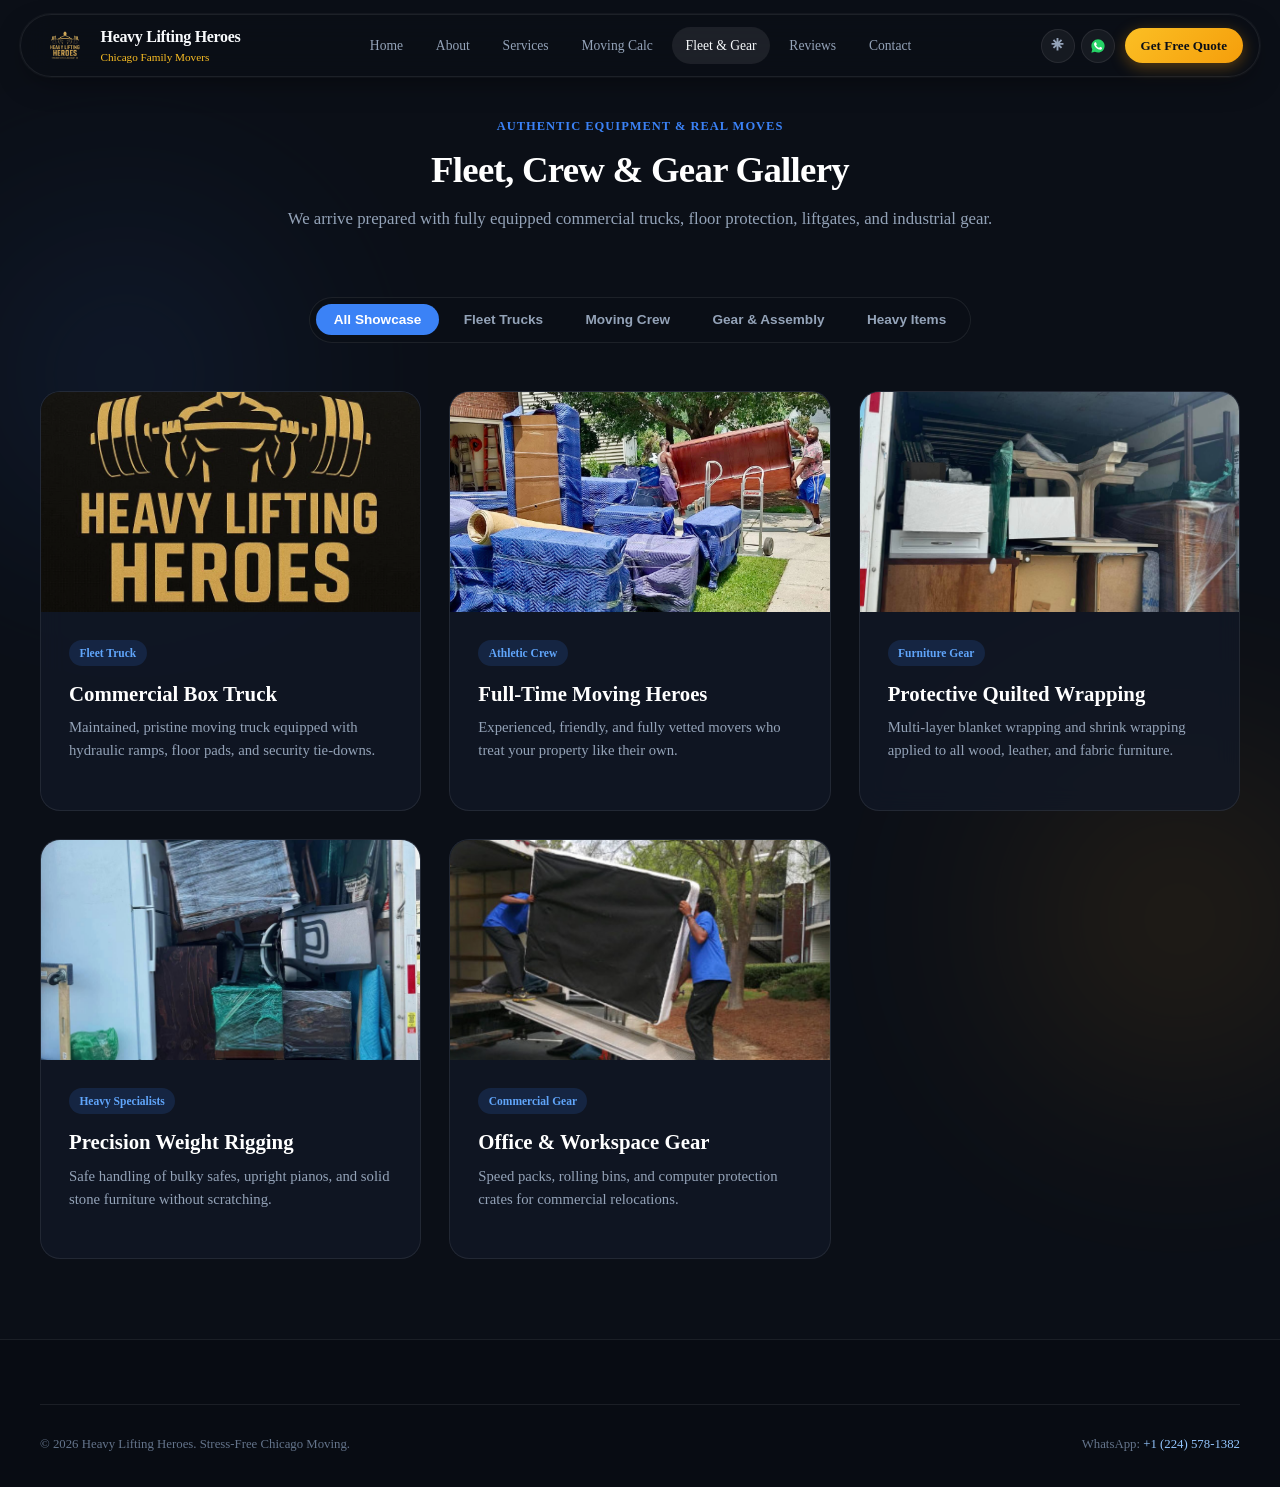
<file: gallery.html>
<!DOCTYPE html>
<html lang="en">
<head>
  <meta charset="UTF-8">
  <meta name="viewport" content="width=device-width, initial-scale=1.0, maximum-scale=5.0">
  <title>Fleet & Equipment Gallery | Heavy Lifting Heroes Chicago</title>
  <meta name="description" content="View Heavy Lifting Heroes moving trucks, commercial equipment, heavy-duty dollies, padded blankets, and real Chicago move photos.">
  <link rel="stylesheet" href="assets/css/style.css">
  <link rel="icon" type="image/png" href="assets/images/logo.png">
</head>
<body>
  <div class="ambient-glow-orb orb-1"></div>
  <div class="ambient-glow-orb orb-2"></div>

  <!-- TheDivine Floating Pill Navbar -->
  <header class="the-divine-navbar">
    <div class="navbar-container">
      <a href="index.html" class="brand-wrapper">
        <img src="assets/images/logo.png" alt="Heavy Lifting Heroes Logo" class="brand-logo-img">
        <div class="brand-info">
          <span class="brand-title">Heavy Lifting Heroes</span>
          <span class="brand-sub">Chicago Family Movers</span>
        </div>
      </a>

      <nav class="nav-links-wrapper">
        <a href="index.html" class="nav-link">Home</a>
        <a href="about.html" class="nav-link">About</a>
        <a href="services.html" class="nav-link">Services</a>
        <a href="quote.html" class="nav-link">Moving Calc</a>
        <a href="gallery.html" class="nav-link active">Fleet & Gear</a>
        <a href="reviews.html" class="nav-link">Reviews</a>
        <a href="contact.html" class="nav-link">Contact</a>
      </nav>

      <div class="header-actions">
        <div class="social-circle-icons">
          <a href="https://linktr.ee/heavyliftingheroes" target="_blank" rel="noopener" class="social-icon-btn" title="Linktree">
            <svg width="15" height="15" viewBox="0 0 24 24" fill="currentColor"><path d="M13.511 5.854l3.87-3.87 2.121 2.121-3.87 3.87h5.868v3h-5.868l3.87 3.87-2.121 2.121-3.87-3.87v6.904h-3v-6.904l-3.87 3.87-2.121-2.121 3.87-3.87H2.5v-3h5.868l-3.87-3.87 2.121-2.121 3.87 3.87V0h3v5.854z"/></svg>
          </a>
          <a href="https://wa.me/12245781382" target="_blank" rel="noopener" class="social-icon-btn" title="WhatsApp Hotline">
            <svg width="16" height="16" viewBox="0 0 24 24" fill="none"><path d="M12.04 2C6.58 2 2.13 6.45 2.13 11.91C2.13 13.66 2.59 15.36 3.45 16.86L2.05 22L7.3 20.62C8.75 21.41 10.38 21.83 12.04 21.83C17.5 21.83 21.95 17.38 21.95 11.92C21.95 6.46 17.5 2 12.04 2Z" fill="#25D366"/><path d="M17.52 14.33C17.22 14.18 15.75 13.45 15.48 13.35C15.2 13.25 15.01 13.2 14.81 13.5C14.61 13.79 14.05 14.46 13.88 14.65C13.71 14.85 13.53 14.87 13.24 14.73C12.94 14.58 11.99 14.27 10.87 13.27C9.99 12.49 9.4 11.52 9.23 11.23C9.06 10.93 9.21 10.77 9.36 10.63C9.49 10.5 9.66 10.28 9.8 10.11C9.95 9.94 10 9.82 10.1 9.62C10.2 9.43 10.15 9.26 10.07 9.11C10 8.96 9.41 7.5 9.16 6.9C8.92 6.32 8.68 6.4 8.5 6.39C8.33 6.38 8.13 6.38 7.93 6.38C7.73 6.38 7.41 6.46 7.14 6.75C6.87 7.05 6.11 7.76 6.11 9.21C6.11 10.66 7.17 12.06 7.32 12.26C7.47 12.45 9.4 15.43 12.35 16.71C13.06 17.02 13.61 17.2 14.04 17.34C14.75 17.57 15.4 17.53 15.91 17.46C16.48 17.37 17.67 16.74 17.92 16.03C18.17 15.33 18.17 14.73 18.1 14.61C18.02 14.48 17.82 14.41 17.52 14.26V14.33Z" fill="#FFFFFF"/></svg>
          </a>
        </div>
        <a href="quote.html" class="btn-cta-pill">Get Free Quote</a>
        <button class="mobile-menu-toggle" aria-label="Toggle Navigation Menu">
          <svg width="22" height="22" viewBox="0 0 24 24" fill="none" stroke="currentColor" stroke-width="2"><path d="M4 6h16M4 12h16M4 18h16"/></svg>
        </button>
      </div>
    </div>
  </header>

  <!-- Mobile Drawer -->
  <div class="mobile-nav-drawer">
    <a href="index.html" class="mobile-nav-link">Home</a>
    <a href="about.html" class="mobile-nav-link">About Our Crew</a>
    <a href="services.html" class="mobile-nav-link">Moving Services</a>
    <a href="quote.html" class="mobile-nav-link">Moving Cost Calculator</a>
    <a href="gallery.html" class="mobile-nav-link active">Fleet & Equipment</a>
    <a href="reviews.html" class="mobile-nav-link">Verified Reviews</a>
    <a href="contact.html" class="mobile-nav-link">Contact & Booking</a>
  </div>

  <section class="section" style="padding-top: 7rem;">
    <div class="container">
      <div class="section-header">
        <span class="section-tag">Authentic Equipment & Real Moves</span>
        <h1 class="section-title">Fleet, Crew & Gear Gallery</h1>
        <p class="section-desc">We arrive prepared with fully equipped commercial trucks, floor protection, liftgates, and industrial gear.</p>
      </div>

      <!-- TheDivine Sticky Floating Tab Filter Rail -->
      <div class="filter-rail-sticky-wrapper">
        <div class="portfolio-filter">
          <button class="filter-btn active" data-filter="all">All Showcase</button>
          <button class="filter-btn" data-filter="trucks">Fleet Trucks</button>
          <button class="filter-btn" data-filter="crew">Moving Crew</button>
          <button class="filter-btn" data-filter="gear">Gear & Assembly</button>
          <button class="filter-btn" data-filter="heavy">Heavy Items</button>
        </div>
      </div>

      <div class="portfolio-grid">
        <div class="card portfolio-item" data-category="trucks">
          <div class="card-img-wrapper">
            <img src="assets/images/moving_truck.jpg" alt="Chicago Moving Truck" class="card-img">
          </div>
          <div class="card-body">
            <span class="card-badge">Fleet Truck</span>
            <h3 class="card-title">Commercial Box Truck</h3>
            <p class="card-text">Maintained, pristine moving truck equipped with hydraulic ramps, floor pads, and security tie-downs.</p>
          </div>
        </div>

        <div class="card portfolio-item" data-category="crew">
          <div class="card-img-wrapper">
            <img src="assets/images/movers_team.jpg" alt="Moving Crew" class="card-img">
          </div>
          <div class="card-body">
            <span class="card-badge">Athletic Crew</span>
            <h3 class="card-title">Full-Time Moving Heroes</h3>
            <p class="card-text">Experienced, friendly, and fully vetted movers who treat your property like their own.</p>
          </div>
        </div>

        <div class="card portfolio-item" data-category="gear">
          <div class="card-img-wrapper">
            <img src="assets/images/furniture_care.jpeg" alt="Furniture Care" class="card-img">
          </div>
          <div class="card-body">
            <span class="card-badge">Furniture Gear</span>
            <h3 class="card-title">Protective Quilted Wrapping</h3>
            <p class="card-text">Multi-layer blanket wrapping and shrink wrapping applied to all wood, leather, and fabric furniture.</p>
          </div>
        </div>

        <div class="card portfolio-item" data-category="heavy">
          <div class="card-img-wrapper">
            <img src="assets/images/loading_heavy.jpeg" alt="Specialty Loading" class="card-img">
          </div>
          <div class="card-body">
            <span class="card-badge">Heavy Specialists</span>
            <h3 class="card-title">Precision Weight Rigging</h3>
            <p class="card-text">Safe handling of bulky safes, upright pianos, and solid stone furniture without scratching.</p>
          </div>
        </div>

        <div class="card portfolio-item" data-category="gear">
          <div class="card-img-wrapper">
            <img src="assets/images/showcase_banner.png" alt="Showcase Work" class="card-img">
          </div>
          <div class="card-body">
            <span class="card-badge">Commercial Gear</span>
            <h3 class="card-title">Office & Workspace Gear</h3>
            <p class="card-text">Speed packs, rolling bins, and computer protection crates for commercial relocations.</p>
          </div>
        </div>
      </div>
    </div>
  </section>

  <!-- Footer -->
  <footer class="site-footer">
    <div class="container">
      <div class="footer-bottom">
        <span>© 2026 Heavy Lifting Heroes. Stress-Free Chicago Moving.</span>
        <span>WhatsApp: <a href="https://wa.me/12245781382" style="color:#93c5fd; text-decoration:none;">+1 (224) 578-1382</a></span>
      </div>
    </div>
  </footer>

  <script src="assets/js/main.js"></script>
</body>
</html>
</file>
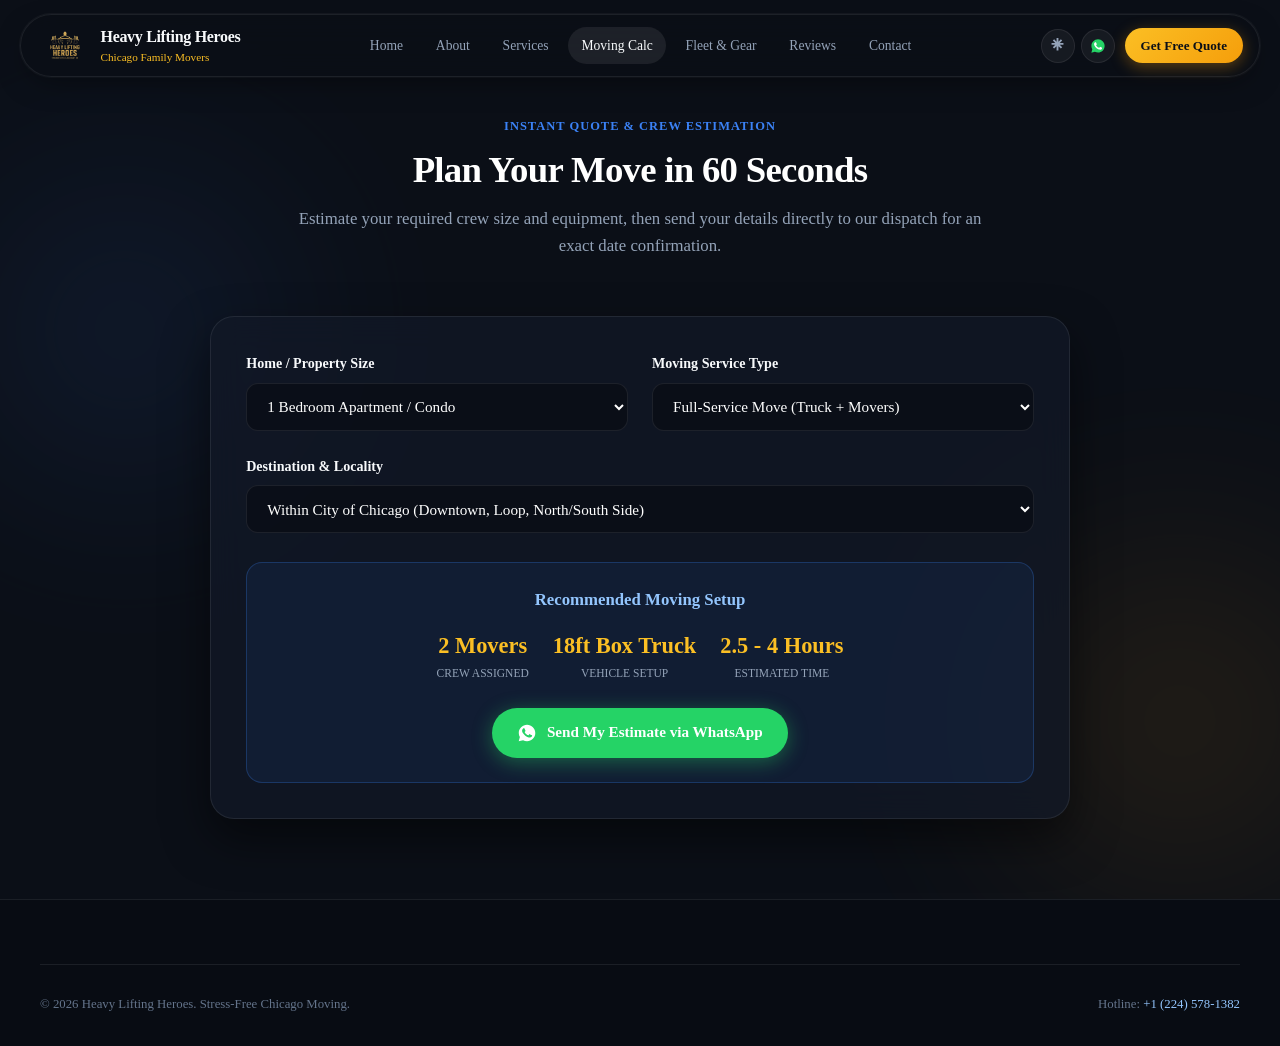
<file: quote.html>
<!DOCTYPE html>
<html lang="en">
<head>
  <meta charset="UTF-8">
  <meta name="viewport" content="width=device-width, initial-scale=1.0, maximum-scale=5.0">
  <title>Moving Cost & Crew Estimator | Heavy Lifting Heroes Chicago</title>
  <meta name="description" content="Calculate your moving crew size, truck requirements, and estimated duration for your upcoming Chicago move. Instant quote confirmation via WhatsApp.">
  <link rel="stylesheet" href="assets/css/style.css">
  <link rel="icon" type="image/png" href="assets/images/logo.png">
</head>
<body>
  <div class="ambient-glow-orb orb-1"></div>
  <div class="ambient-glow-orb orb-2"></div>

  <!-- TheDivine Floating Pill Navbar -->
  <header class="the-divine-navbar">
    <div class="navbar-container">
      <a href="index.html" class="brand-wrapper">
        <img src="assets/images/logo.png" alt="Heavy Lifting Heroes Logo" class="brand-logo-img">
        <div class="brand-info">
          <span class="brand-title">Heavy Lifting Heroes</span>
          <span class="brand-sub">Chicago Family Movers</span>
        </div>
      </a>

      <nav class="nav-links-wrapper">
        <a href="index.html" class="nav-link">Home</a>
        <a href="about.html" class="nav-link">About</a>
        <a href="services.html" class="nav-link">Services</a>
        <a href="quote.html" class="nav-link active">Moving Calc</a>
        <a href="gallery.html" class="nav-link">Fleet & Gear</a>
        <a href="reviews.html" class="nav-link">Reviews</a>
        <a href="contact.html" class="nav-link">Contact</a>
      </nav>

      <div class="header-actions">
        <div class="social-circle-icons">
          <a href="https://linktr.ee/heavyliftingheroes" target="_blank" rel="noopener" class="social-icon-btn" title="Linktree">
            <svg width="15" height="15" viewBox="0 0 24 24" fill="currentColor"><path d="M13.511 5.854l3.87-3.87 2.121 2.121-3.87 3.87h5.868v3h-5.868l3.87 3.87-2.121 2.121-3.87-3.87v6.904h-3v-6.904l-3.87 3.87-2.121-2.121 3.87-3.87H2.5v-3h5.868l-3.87-3.87 2.121-2.121 3.87 3.87V0h3v5.854z"/></svg>
          </a>
          <a href="https://wa.me/12245781382" target="_blank" rel="noopener" class="social-icon-btn" title="WhatsApp Hotline">
            <svg width="16" height="16" viewBox="0 0 24 24" fill="none"><path d="M12.04 2C6.58 2 2.13 6.45 2.13 11.91C2.13 13.66 2.59 15.36 3.45 16.86L2.05 22L7.3 20.62C8.75 21.41 10.38 21.83 12.04 21.83C17.5 21.83 21.95 17.38 21.95 11.92C21.95 6.46 17.5 2 12.04 2Z" fill="#25D366"/><path d="M17.52 14.33C17.22 14.18 15.75 13.45 15.48 13.35C15.2 13.25 15.01 13.2 14.81 13.5C14.61 13.79 14.05 14.46 13.88 14.65C13.71 14.85 13.53 14.87 13.24 14.73C12.94 14.58 11.99 14.27 10.87 13.27C9.99 12.49 9.4 11.52 9.23 11.23C9.06 10.93 9.21 10.77 9.36 10.63C9.49 10.5 9.66 10.28 9.8 10.11C9.95 9.94 10 9.82 10.1 9.62C10.2 9.43 10.15 9.26 10.07 9.11C10 8.96 9.41 7.5 9.16 6.9C8.92 6.32 8.68 6.4 8.5 6.39C8.33 6.38 8.13 6.38 7.93 6.38C7.73 6.38 7.41 6.46 7.14 6.75C6.87 7.05 6.11 7.76 6.11 9.21C6.11 10.66 7.17 12.06 7.32 12.26C7.47 12.45 9.4 15.43 12.35 16.71C13.06 17.02 13.61 17.2 14.04 17.34C14.75 17.57 15.4 17.53 15.91 17.46C16.48 17.37 17.67 16.74 17.92 16.03C18.17 15.33 18.17 14.73 18.1 14.61C18.02 14.48 17.82 14.41 17.52 14.26V14.33Z" fill="#FFFFFF"/></svg>
          </a>
        </div>
        <a href="quote.html" class="btn-cta-pill">Get Free Quote</a>
        <button class="mobile-menu-toggle" aria-label="Toggle Navigation Menu">
          <svg width="22" height="22" viewBox="0 0 24 24" fill="none" stroke="currentColor" stroke-width="2"><path d="M4 6h16M4 12h16M4 18h16"/></svg>
        </button>
      </div>
    </div>
  </header>

  <!-- Mobile Drawer -->
  <div class="mobile-nav-drawer">
    <a href="index.html" class="mobile-nav-link">Home</a>
    <a href="about.html" class="mobile-nav-link">About Our Crew</a>
    <a href="services.html" class="mobile-nav-link">Moving Services</a>
    <a href="quote.html" class="mobile-nav-link active">Moving Cost Calculator</a>
    <a href="gallery.html" class="mobile-nav-link">Fleet & Equipment</a>
    <a href="reviews.html" class="mobile-nav-link">Verified Reviews</a>
    <a href="contact.html" class="mobile-nav-link">Contact & Booking</a>
  </div>

  <section class="section" style="padding-top: 7rem;">
    <div class="container">
      <div class="section-header">
        <span class="section-tag">Instant Quote & Crew Estimation</span>
        <h1 class="section-title">Plan Your Move in 60 Seconds</h1>
        <p class="section-desc">Estimate your required crew size and equipment, then send your details directly to our dispatch for an exact date confirmation.</p>
      </div>

      <div class="calc-card-container">
        <div class="calc-grid">
          <div class="calc-group">
            <label for="calcHomeSize" class="calc-label">Home / Property Size</label>
            <select id="calcHomeSize" class="calc-select">
              <option value="studio">Studio Apartment</option>
              <option value="1bed" selected>1 Bedroom Apartment / Condo</option>
              <option value="2bed">2 - 3 Bedroom House / Condo</option>
              <option value="3bed">3 - 4 Bedroom Family Home</option>
              <option value="4bed">4+ Bedroom Estate</option>
              <option value="office">Commercial Office / Space</option>
            </select>
          </div>

          <div class="calc-group">
            <label for="calcServiceType" class="calc-label">Moving Service Type</label>
            <select id="calcServiceType" class="calc-select">
              <option value="full" selected>Full-Service Move (Truck + Movers)</option>
              <option value="labor">Labor-Only (Truck/Pod Loading & Unloading)</option>
              <option value="assembly">In-Home Move & Furniture Assembly</option>
              <option value="specialty">Specialty Heavy Items (Piano/Safe/Gym)</option>
            </select>
          </div>

          <div class="calc-group" style="grid-column: 1 / -1;">
            <label for="calcDistance" class="calc-label">Destination & Locality</label>
            <select id="calcDistance" class="calc-select">
              <option value="chicago" selected>Within City of Chicago (Downtown, Loop, North/South Side)</option>
              <option value="north">Northwest Suburbs (Buffalo Grove, Arlington Heights, Schaumburg)</option>
              <option value="chicagoland">Greater Chicagoland / Cook & Lake Counties</option>
            </select>
          </div>
        </div>

        <div class="calc-result-box">
          <span class="calc-result-title">Recommended Moving Setup</span>
          <div class="calc-result-spec">
            <div class="spec-pill">
              <span id="calcCrew" class="spec-pill-value">2 Movers</span>
              <span class="spec-pill-label">Crew Assigned</span>
            </div>
            <div class="spec-pill">
              <span id="calcTruck" class="spec-pill-value">18ft Box Truck</span>
              <span class="spec-pill-label">Vehicle Setup</span>
            </div>
            <div class="spec-pill">
              <span id="calcHours" class="spec-pill-value">2.5 - 4 Hours</span>
              <span class="spec-pill-label">Estimated Time</span>
            </div>
          </div>
          <a id="calcWaBtn" href="https://wa.me/12245781382" target="_blank" rel="noopener" class="btn-hero-primary" style="margin-top: 0.75rem;">
            <svg width="20" height="20" viewBox="0 0 24 24" fill="none"><path d="M12.04 2C6.58 2 2.13 6.45 2.13 11.91C2.13 13.66 2.59 15.36 3.45 16.86L2.05 22L7.3 20.62C8.75 21.41 10.38 21.83 12.04 21.83C17.5 21.83 21.95 17.38 21.95 11.92C21.95 6.46 17.5 2 12.04 2Z" fill="#FFFFFF"/><path d="M17.52 14.33C17.22 14.18 15.75 13.45 15.48 13.35C15.2 13.25 15.01 13.2 14.81 13.5C14.61 13.79 14.05 14.46 13.88 14.65C13.71 14.85 13.53 14.87 13.24 14.73C12.94 14.58 11.99 14.27 10.87 13.27C9.99 12.49 9.4 11.52 9.23 11.23C9.06 10.93 9.21 10.77 9.36 10.63C9.49 10.5 9.66 10.28 9.8 10.11C9.95 9.94 10 9.82 10.1 9.62C10.2 9.43 10.15 9.26 10.07 9.11C10 8.96 9.41 7.5 9.16 6.9C8.92 6.32 8.68 6.4 8.5 6.39C8.33 6.38 8.13 6.38 7.93 6.38C7.73 6.38 7.41 6.46 7.14 6.75C6.87 7.05 6.11 7.76 6.11 9.21C6.11 10.66 7.17 12.06 7.32 12.26C7.47 12.45 9.4 15.43 12.35 16.71C13.06 17.02 13.61 17.2 14.04 17.34C14.75 17.57 15.4 17.53 15.91 17.46C16.48 17.37 17.67 16.74 17.92 16.03C18.17 15.33 18.17 14.73 18.1 14.61C18.02 14.48 17.82 14.41 17.52 14.26V14.33Z" fill="#25D366"/></svg>
            Send My Estimate via WhatsApp
          </a>
        </div>
      </div>
    </div>
  </section>

  <!-- Footer -->
  <footer class="site-footer">
    <div class="container">
      <div class="footer-bottom">
        <span>© 2026 Heavy Lifting Heroes. Stress-Free Chicago Moving.</span>
        <span>Hotline: <a href="https://wa.me/12245781382" style="color:#93c5fd; text-decoration:none;">+1 (224) 578-1382</a></span>
      </div>
    </div>
  </footer>

  <script src="assets/js/main.js"></script>
</body>
</html>
</file>
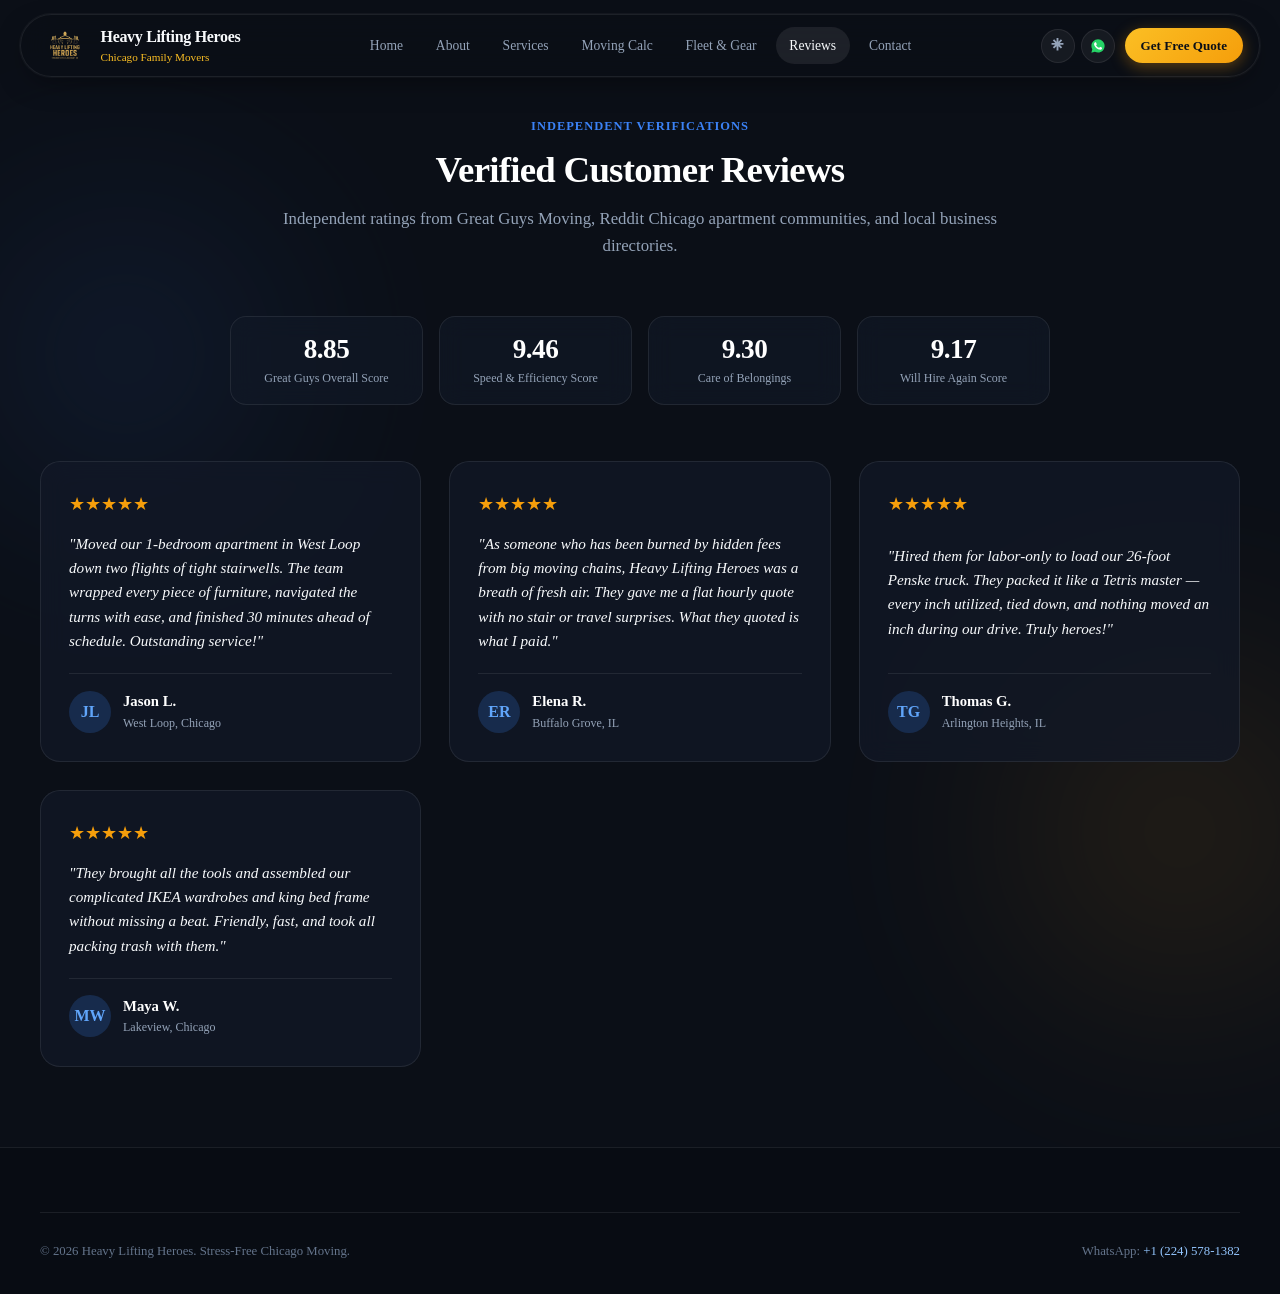
<file: reviews.html>
<!DOCTYPE html>
<html lang="en">
<head>
  <meta charset="UTF-8">
  <meta name="viewport" content="width=device-width, initial-scale=1.0, maximum-scale=5.0">
  <title>Customer Reviews & Ratings | Heavy Lifting Heroes Chicago</title>
  <meta name="description" content="Read verified reviews for Heavy Lifting Heroes. 8.85/10 on Great Guys Moving, 9.46 speed score. Honest Chicago movers with zero hidden fees.">
  <link rel="stylesheet" href="assets/css/style.css">
  <link rel="icon" type="image/png" href="assets/images/logo.png">
</head>
<body>
  <div class="ambient-glow-orb orb-1"></div>
  <div class="ambient-glow-orb orb-2"></div>

  <!-- TheDivine Floating Pill Navbar -->
  <header class="the-divine-navbar">
    <div class="navbar-container">
      <a href="index.html" class="brand-wrapper">
        <img src="assets/images/logo.png" alt="Heavy Lifting Heroes Logo" class="brand-logo-img">
        <div class="brand-info">
          <span class="brand-title">Heavy Lifting Heroes</span>
          <span class="brand-sub">Chicago Family Movers</span>
        </div>
      </a>

      <nav class="nav-links-wrapper">
        <a href="index.html" class="nav-link">Home</a>
        <a href="about.html" class="nav-link">About</a>
        <a href="services.html" class="nav-link">Services</a>
        <a href="quote.html" class="nav-link">Moving Calc</a>
        <a href="gallery.html" class="nav-link">Fleet & Gear</a>
        <a href="reviews.html" class="nav-link active">Reviews</a>
        <a href="contact.html" class="nav-link">Contact</a>
      </nav>

      <div class="header-actions">
        <div class="social-circle-icons">
          <a href="https://linktr.ee/heavyliftingheroes" target="_blank" rel="noopener" class="social-icon-btn" title="Linktree">
            <svg width="15" height="15" viewBox="0 0 24 24" fill="currentColor"><path d="M13.511 5.854l3.87-3.87 2.121 2.121-3.87 3.87h5.868v3h-5.868l3.87 3.87-2.121 2.121-3.87-3.87v6.904h-3v-6.904l-3.87 3.87-2.121-2.121 3.87-3.87H2.5v-3h5.868l-3.87-3.87 2.121-2.121 3.87 3.87V0h3v5.854z"/></svg>
          </a>
          <a href="https://wa.me/12245781382" target="_blank" rel="noopener" class="social-icon-btn" title="WhatsApp Hotline">
            <svg width="16" height="16" viewBox="0 0 24 24" fill="none"><path d="M12.04 2C6.58 2 2.13 6.45 2.13 11.91C2.13 13.66 2.59 15.36 3.45 16.86L2.05 22L7.3 20.62C8.75 21.41 10.38 21.83 12.04 21.83C17.5 21.83 21.95 17.38 21.95 11.92C21.95 6.46 17.5 2 12.04 2Z" fill="#25D366"/><path d="M17.52 14.33C17.22 14.18 15.75 13.45 15.48 13.35C15.2 13.25 15.01 13.2 14.81 13.5C14.61 13.79 14.05 14.46 13.88 14.65C13.71 14.85 13.53 14.87 13.24 14.73C12.94 14.58 11.99 14.27 10.87 13.27C9.99 12.49 9.4 11.52 9.23 11.23C9.06 10.93 9.21 10.77 9.36 10.63C9.49 10.5 9.66 10.28 9.8 10.11C9.95 9.94 10 9.82 10.1 9.62C10.2 9.43 10.15 9.26 10.07 9.11C10 8.96 9.41 7.5 9.16 6.9C8.92 6.32 8.68 6.4 8.5 6.39C8.33 6.38 8.13 6.38 7.93 6.38C7.73 6.38 7.41 6.46 7.14 6.75C6.87 7.05 6.11 7.76 6.11 9.21C6.11 10.66 7.17 12.06 7.32 12.26C7.47 12.45 9.4 15.43 12.35 16.71C13.06 17.02 13.61 17.2 14.04 17.34C14.75 17.57 15.4 17.53 15.91 17.46C16.48 17.37 17.67 16.74 17.92 16.03C18.17 15.33 18.17 14.73 18.1 14.61C18.02 14.48 17.82 14.41 17.52 14.26V14.33Z" fill="#FFFFFF"/></svg>
          </a>
        </div>
        <a href="quote.html" class="btn-cta-pill">Get Free Quote</a>
        <button class="mobile-menu-toggle" aria-label="Toggle Navigation Menu">
          <svg width="22" height="22" viewBox="0 0 24 24" fill="none" stroke="currentColor" stroke-width="2"><path d="M4 6h16M4 12h16M4 18h16"/></svg>
        </button>
      </div>
    </div>
  </header>

  <!-- Mobile Drawer -->
  <div class="mobile-nav-drawer">
    <a href="index.html" class="mobile-nav-link">Home</a>
    <a href="about.html" class="mobile-nav-link">About Our Crew</a>
    <a href="services.html" class="mobile-nav-link">Moving Services</a>
    <a href="quote.html" class="mobile-nav-link">Moving Cost Calculator</a>
    <a href="gallery.html" class="mobile-nav-link">Fleet & Equipment</a>
    <a href="reviews.html" class="mobile-nav-link active">Verified Reviews</a>
    <a href="contact.html" class="mobile-nav-link">Contact & Booking</a>
  </div>

  <section class="section" style="padding-top: 7rem;">
    <div class="container">
      <div class="section-header">
        <span class="section-tag">Independent Verifications</span>
        <h1 class="section-title">Verified Customer Reviews</h1>
        <p class="section-desc">Independent ratings from Great Guys Moving, Reddit Chicago apartment communities, and local business directories.</p>
      </div>

      <!-- Rating Telemetry Summary -->
      <div class="telemetry-grid" style="margin-bottom: 3.5rem;">
        <div class="hero-stat-card">
          <div class="stat-number">8.85</div>
          <div class="stat-label">Great Guys Overall Score</div>
        </div>
        <div class="hero-stat-card">
          <div class="stat-number">9.46</div>
          <div class="stat-label">Speed & Efficiency Score</div>
        </div>
        <div class="hero-stat-card">
          <div class="stat-number">9.30</div>
          <div class="stat-label">Care of Belongings</div>
        </div>
        <div class="hero-stat-card">
          <div class="stat-number">9.17</div>
          <div class="stat-label">Will Hire Again Score</div>
        </div>
      </div>

      <div class="reviews-grid">
        <div class="review-card">
          <div class="review-stars">★★★★★</div>
          <p class="review-text">"Moved our 1-bedroom apartment in West Loop down two flights of tight stairwells. The team wrapped every piece of furniture, navigated the turns with ease, and finished 30 minutes ahead of schedule. Outstanding service!"</p>
          <div class="reviewer-meta">
            <div class="reviewer-avatar">JL</div>
            <div class="reviewer-info">
              <span class="reviewer-name">Jason L.</span>
              <span class="reviewer-loc">West Loop, Chicago</span>
            </div>
          </div>
        </div>

        <div class="review-card">
          <div class="review-stars">★★★★★</div>
          <p class="review-text">"As someone who has been burned by hidden fees from big moving chains, Heavy Lifting Heroes was a breath of fresh air. They gave me a flat hourly quote with no stair or travel surprises. What they quoted is what I paid."</p>
          <div class="reviewer-meta">
            <div class="reviewer-avatar">ER</div>
            <div class="reviewer-info">
              <span class="reviewer-name">Elena R.</span>
              <span class="reviewer-loc">Buffalo Grove, IL</span>
            </div>
          </div>
        </div>

        <div class="review-card">
          <div class="review-stars">★★★★★</div>
          <p class="review-text">"Hired them for labor-only to load our 26-foot Penske truck. They packed it like a Tetris master — every inch utilized, tied down, and nothing moved an inch during our drive. Truly heroes!"</p>
          <div class="reviewer-meta">
            <div class="reviewer-avatar">TG</div>
            <div class="reviewer-info">
              <span class="reviewer-name">Thomas G.</span>
              <span class="reviewer-loc">Arlington Heights, IL</span>
            </div>
          </div>
        </div>

        <div class="review-card">
          <div class="review-stars">★★★★★</div>
          <p class="review-text">"They brought all the tools and assembled our complicated IKEA wardrobes and king bed frame without missing a beat. Friendly, fast, and took all packing trash with them."</p>
          <div class="reviewer-meta">
            <div class="reviewer-avatar">MW</div>
            <div class="reviewer-info">
              <span class="reviewer-name">Maya W.</span>
              <span class="reviewer-loc">Lakeview, Chicago</span>
            </div>
          </div>
        </div>
      </div>
    </div>
  </section>

  <!-- Footer -->
  <footer class="site-footer">
    <div class="container">
      <div class="footer-bottom">
        <span>© 2026 Heavy Lifting Heroes. Stress-Free Chicago Moving.</span>
        <span>WhatsApp: <a href="https://wa.me/12245781382" style="color:#93c5fd; text-decoration:none;">+1 (224) 578-1382</a></span>
      </div>
    </div>
  </footer>

  <script src="assets/js/main.js"></script>
</body>
</html>
</file>
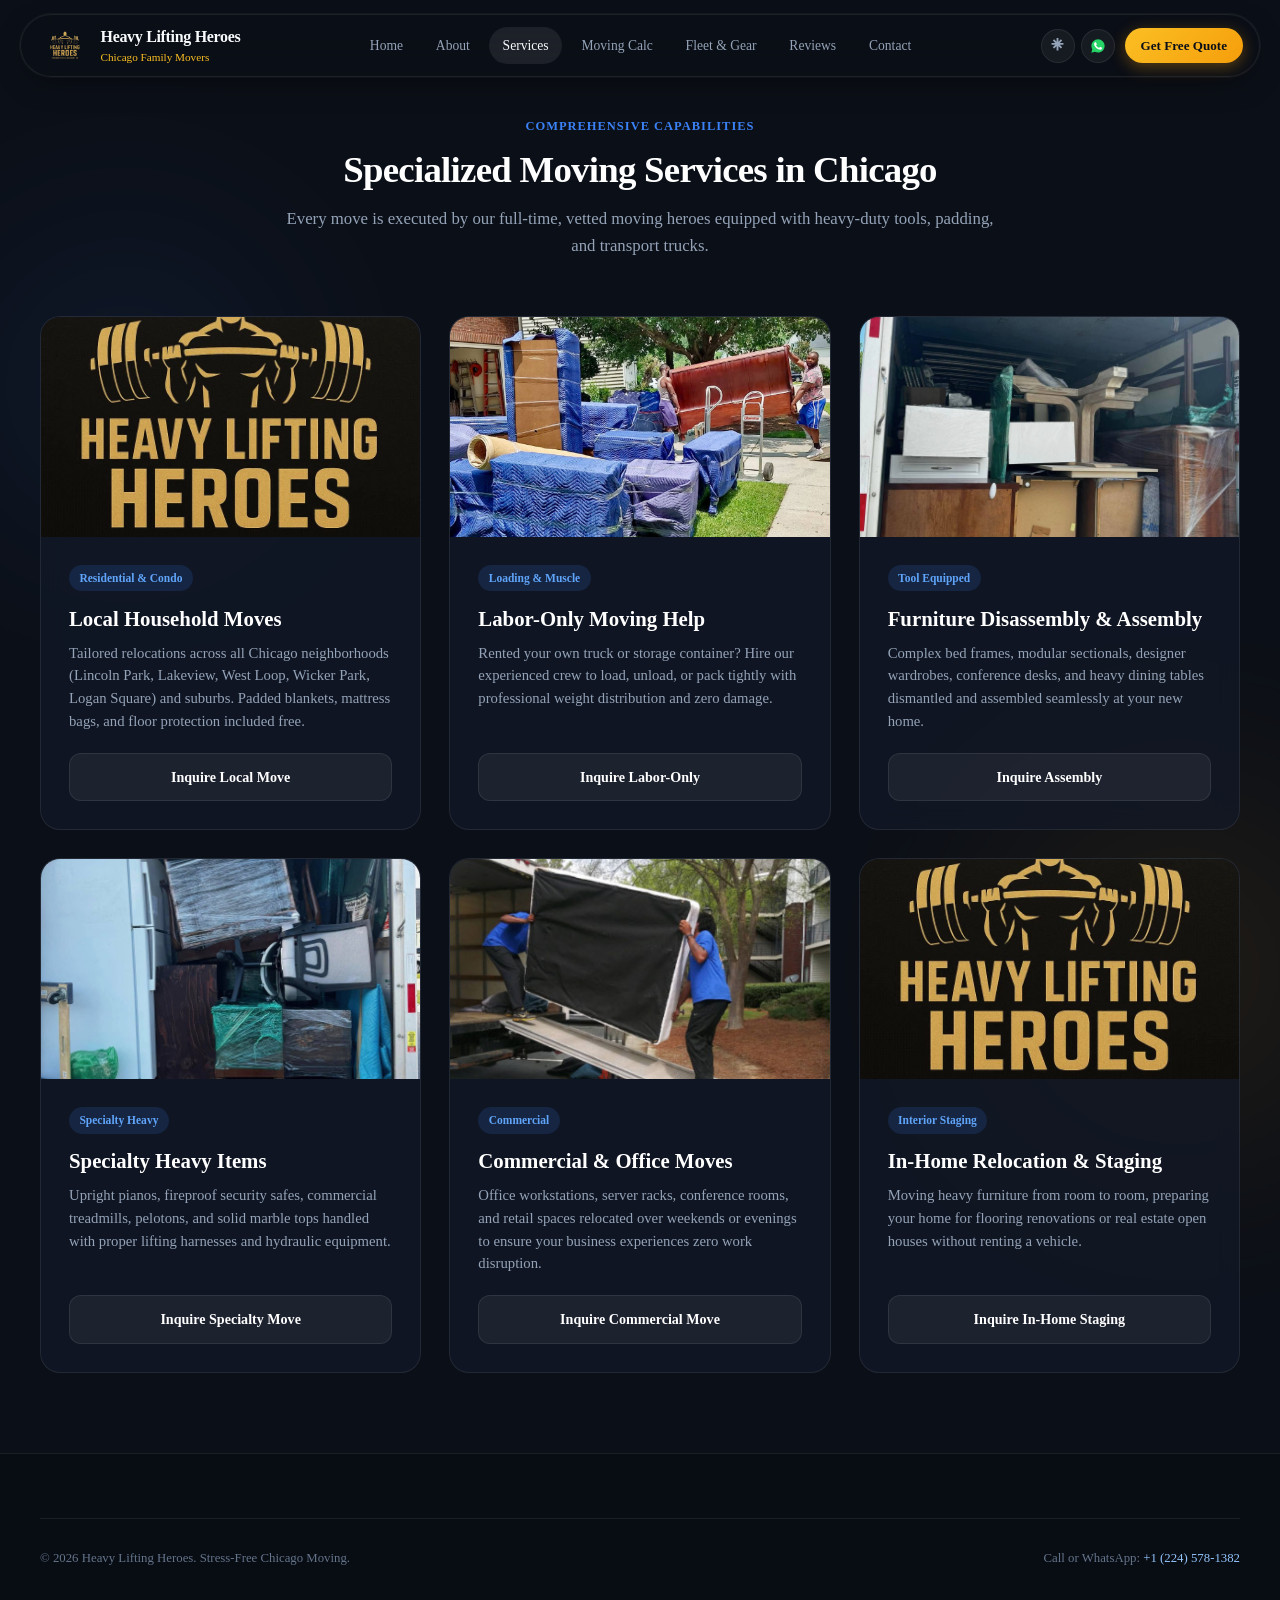
<file: services.html>
<!DOCTYPE html>
<html lang="en">
<head>
  <meta charset="UTF-8">
  <meta name="viewport" content="width=device-width, initial-scale=1.0, maximum-scale=5.0">
  <title>Services | Heavy Lifting Heroes Chicago Movers</title>
  <meta name="description" content="Explore full-service moving solutions across Chicago: local residential moves, labor-only loading, heavy furniture assembly, and commercial office relocation.">
  <link rel="stylesheet" href="assets/css/style.css">
  <link rel="icon" type="image/png" href="assets/images/logo.png">
</head>
<body>
  <div class="ambient-glow-orb orb-1"></div>
  <div class="ambient-glow-orb orb-2"></div>

  <!-- TheDivine Floating Pill Navbar -->
  <header class="the-divine-navbar">
    <div class="navbar-container">
      <a href="index.html" class="brand-wrapper">
        <img src="assets/images/logo.png" alt="Heavy Lifting Heroes Logo" class="brand-logo-img">
        <div class="brand-info">
          <span class="brand-title">Heavy Lifting Heroes</span>
          <span class="brand-sub">Chicago Family Movers</span>
        </div>
      </a>

      <nav class="nav-links-wrapper">
        <a href="index.html" class="nav-link">Home</a>
        <a href="about.html" class="nav-link">About</a>
        <a href="services.html" class="nav-link active">Services</a>
        <a href="quote.html" class="nav-link">Moving Calc</a>
        <a href="gallery.html" class="nav-link">Fleet & Gear</a>
        <a href="reviews.html" class="nav-link">Reviews</a>
        <a href="contact.html" class="nav-link">Contact</a>
      </nav>

      <div class="header-actions">
        <div class="social-circle-icons">
          <a href="https://linktr.ee/heavyliftingheroes" target="_blank" rel="noopener" class="social-icon-btn" title="Linktree">
            <svg width="15" height="15" viewBox="0 0 24 24" fill="currentColor"><path d="M13.511 5.854l3.87-3.87 2.121 2.121-3.87 3.87h5.868v3h-5.868l3.87 3.87-2.121 2.121-3.87-3.87v6.904h-3v-6.904l-3.87 3.87-2.121-2.121 3.87-3.87H2.5v-3h5.868l-3.87-3.87 2.121-2.121 3.87 3.87V0h3v5.854z"/></svg>
          </a>
          <a href="https://wa.me/12245781382" target="_blank" rel="noopener" class="social-icon-btn" title="WhatsApp Hotline">
            <svg width="16" height="16" viewBox="0 0 24 24" fill="none"><path d="M12.04 2C6.58 2 2.13 6.45 2.13 11.91C2.13 13.66 2.59 15.36 3.45 16.86L2.05 22L7.3 20.62C8.75 21.41 10.38 21.83 12.04 21.83C17.5 21.83 21.95 17.38 21.95 11.92C21.95 6.46 17.5 2 12.04 2Z" fill="#25D366"/><path d="M17.52 14.33C17.22 14.18 15.75 13.45 15.48 13.35C15.2 13.25 15.01 13.2 14.81 13.5C14.61 13.79 14.05 14.46 13.88 14.65C13.71 14.85 13.53 14.87 13.24 14.73C12.94 14.58 11.99 14.27 10.87 13.27C9.99 12.49 9.4 11.52 9.23 11.23C9.06 10.93 9.21 10.77 9.36 10.63C9.49 10.5 9.66 10.28 9.8 10.11C9.95 9.94 10 9.82 10.1 9.62C10.2 9.43 10.15 9.26 10.07 9.11C10 8.96 9.41 7.5 9.16 6.9C8.92 6.32 8.68 6.4 8.5 6.39C8.33 6.38 8.13 6.38 7.93 6.38C7.73 6.38 7.41 6.46 7.14 6.75C6.87 7.05 6.11 7.76 6.11 9.21C6.11 10.66 7.17 12.06 7.32 12.26C7.47 12.45 9.4 15.43 12.35 16.71C13.06 17.02 13.61 17.2 14.04 17.34C14.75 17.57 15.4 17.53 15.91 17.46C16.48 17.37 17.67 16.74 17.92 16.03C18.17 15.33 18.17 14.73 18.1 14.61C18.02 14.48 17.82 14.41 17.52 14.26V14.33Z" fill="#FFFFFF"/></svg>
          </a>
        </div>
        <a href="quote.html" class="btn-cta-pill">Get Free Quote</a>
        <button class="mobile-menu-toggle" aria-label="Toggle Navigation Menu">
          <svg width="22" height="22" viewBox="0 0 24 24" fill="none" stroke="currentColor" stroke-width="2"><path d="M4 6h16M4 12h16M4 18h16"/></svg>
        </button>
      </div>
    </div>
  </header>

  <!-- Mobile Drawer -->
  <div class="mobile-nav-drawer">
    <a href="index.html" class="mobile-nav-link">Home</a>
    <a href="about.html" class="mobile-nav-link">About Our Crew</a>
    <a href="services.html" class="mobile-nav-link active">Moving Services</a>
    <a href="quote.html" class="mobile-nav-link">Moving Cost Calculator</a>
    <a href="gallery.html" class="mobile-nav-link">Fleet & Equipment</a>
    <a href="reviews.html" class="mobile-nav-link">Verified Reviews</a>
    <a href="contact.html" class="mobile-nav-link">Contact & Booking</a>
  </div>

  <section class="section" style="padding-top: 7rem;">
    <div class="container">
      <div class="section-header">
        <span class="section-tag">Comprehensive Capabilities</span>
        <h1 class="section-title">Specialized Moving Services in Chicago</h1>
        <p class="section-desc">Every move is executed by our full-time, vetted moving heroes equipped with heavy-duty tools, padding, and transport trucks.</p>
      </div>

      <div class="services-grid">
        <div class="card">
          <div class="card-img-wrapper">
            <img src="assets/images/moving_truck.jpg" alt="Local Moving Services" class="card-img">
          </div>
          <div class="card-body">
            <span class="card-badge">Residential & Condo</span>
            <h3 class="card-title">Local Household Moves</h3>
            <p class="card-text">Tailored relocations across all Chicago neighborhoods (Lincoln Park, Lakeview, West Loop, Wicker Park, Logan Square) and suburbs. Padded blankets, mattress bags, and floor protection included free.</p>
            <a href="https://wa.me/12245781382?text=Hello%20Heavy%20Lifting%20Heroes!%20I%20need%20a%20Local%20Household%20Move%20quote." class="btn-card-inquire" target="_blank" rel="noopener">Inquire Local Move</a>
          </div>
        </div>

        <div class="card">
          <div class="card-img-wrapper">
            <img src="assets/images/movers_team.jpg" alt="Labor-Only Moving" class="card-img">
          </div>
          <div class="card-body">
            <span class="card-badge">Loading & Muscle</span>
            <h3 class="card-title">Labor-Only Moving Help</h3>
            <p class="card-text">Rented your own truck or storage container? Hire our experienced crew to load, unload, or pack tightly with professional weight distribution and zero damage.</p>
            <a href="https://wa.me/12245781382?text=Hello%20Heavy%20Lifting%20Heroes!%20I%20need%20Labor-Only%20Moving%20help." class="btn-card-inquire" target="_blank" rel="noopener">Inquire Labor-Only</a>
          </div>
        </div>

        <div class="card">
          <div class="card-img-wrapper">
            <img src="assets/images/furniture_care.jpeg" alt="Furniture Assembly" class="card-img">
          </div>
          <div class="card-body">
            <span class="card-badge">Tool Equipped</span>
            <h3 class="card-title">Furniture Disassembly & Assembly</h3>
            <p class="card-text">Complex bed frames, modular sectionals, designer wardrobes, conference desks, and heavy dining tables dismantled and assembled seamlessly at your new home.</p>
            <a href="https://wa.me/12245781382?text=Hello%20Heavy%20Lifting%20Heroes!%20I%20need%20Furniture%20Assembly%20services." class="btn-card-inquire" target="_blank" rel="noopener">Inquire Assembly</a>
          </div>
        </div>

        <div class="card">
          <div class="card-img-wrapper">
            <img src="assets/images/loading_heavy.jpeg" alt="Heavy Specialty Move" class="card-img">
          </div>
          <div class="card-body">
            <span class="card-badge">Specialty Heavy</span>
            <h3 class="card-title">Specialty Heavy Items</h3>
            <p class="card-text">Upright pianos, fireproof security safes, commercial treadmills, pelotons, and solid marble tops handled with proper lifting harnesses and hydraulic equipment.</p>
            <a href="https://wa.me/12245781382?text=Hello%20Heavy%20Lifting%20Heroes!%20I%20have%20Specialty%20Heavy%20Items%20to%20move." class="btn-card-inquire" target="_blank" rel="noopener">Inquire Specialty Move</a>
          </div>
        </div>

        <div class="card">
          <div class="card-img-wrapper">
            <img src="assets/images/showcase_banner.png" alt="Office Moving" class="card-img">
          </div>
          <div class="card-body">
            <span class="card-badge">Commercial</span>
            <h3 class="card-title">Commercial & Office Moves</h3>
            <p class="card-text">Office workstations, server racks, conference rooms, and retail spaces relocated over weekends or evenings to ensure your business experiences zero work disruption.</p>
            <a href="https://wa.me/12245781382?text=Hello%20Heavy%20Lifting%20Heroes!%20I%20need%20a%20Commercial%20Office%20Moving%20quote." class="btn-card-inquire" target="_blank" rel="noopener">Inquire Commercial Move</a>
          </div>
        </div>

        <div class="card">
          <div class="card-img-wrapper">
            <img src="assets/images/moving_truck.jpg" alt="In-Home Staging" class="card-img">
          </div>
          <div class="card-body">
            <span class="card-badge">Interior Staging</span>
            <h3 class="card-title">In-Home Relocation & Staging</h3>
            <p class="card-text">Moving heavy furniture from room to room, preparing your home for flooring renovations or real estate open houses without renting a vehicle.</p>
            <a href="https://wa.me/12245781382?text=Hello%20Heavy%20Lifting%20Heroes!%20I%20need%20In-Home%20Relocation/Staging." class="btn-card-inquire" target="_blank" rel="noopener">Inquire In-Home Staging</a>
          </div>
        </div>
      </div>
    </div>
  </section>

  <!-- Footer -->
  <footer class="site-footer">
    <div class="container">
      <div class="footer-bottom">
        <span>© 2026 Heavy Lifting Heroes. Stress-Free Chicago Moving.</span>
        <span>Call or WhatsApp: <a href="https://wa.me/12245781382" style="color:#93c5fd; text-decoration:none;">+1 (224) 578-1382</a></span>
      </div>
    </div>
  </footer>

  <script src="assets/js/main.js"></script>
</body>
</html>
</file>
<file: assets/css/style.css>
/* Heavy Lifting Heroes Chicago — Sleek Modern Luxury Stylesheet */
:root {
  --bg-primary: #0b0f17;
  --bg-secondary: #121927;
  --bg-card: rgba(18, 25, 39, 0.75);
  --bg-card-hover: rgba(26, 36, 56, 0.9);
  --border-glass: rgba(255, 255, 255, 0.08);
  --border-accent: rgba(59, 130, 246, 0.35);
  --accent-blue: #3b82f6;
  --accent-cyan: #06b6d4;
  --accent-amber: #f59e0b;
  --accent-gold: #fbbf24;
  --text-primary: #f8fafc;
  --text-secondary: #94a3b8;
  --text-muted: #64748b;
  --wa-green: #25D366;
  --wa-dark: #128C7E;
  --font-main: -apple-system, BlinkMacSystemFont, 'Segoe UI', Roboto, Helvetica, Arial, sans-serif;
  --transition-smooth: all 0.35s cubic-bezier(0.16, 1, 0.3, 1);
}

*, *::before, *::after {
  box-sizing: border-box;
  margin: 0;
  padding: 0;
}

html, body {
  overflow-x: hidden;
  max-width: 100vw;
  line-height: 1.6;
  position: relative;
  background-color: var(--bg-primary);
}

/* Ambient glow & particles */
.ambient-glow-orb {
  position: absolute;
  border-radius: 50%;
  filter: blur(100px);
  pointer-events: none;
  z-index: 0;
  opacity: 0.15;
}
.orb-1 {
  width: 450px;
  height: 450px;
  background: radial-gradient(circle, var(--accent-blue) 0%, transparent 70%);
  top: 10%;
  left: -100px;
}
.orb-2 {
  width: 500px;
  height: 500px;
  background: radial-gradient(circle, var(--accent-amber) 0%, transparent 70%);
  top: 45%;
  right: -150px;
}

/* TheDivine Floating Pill Navbar */
.the-divine-navbar {
  position: fixed;
  top: 14px;
  left: 0;
  width: 100%;
  z-index: 1000;
  padding: 0 1.25rem;
  pointer-events: none;
}

.navbar-container {
  max-width: 1240px;
  margin: 0 auto;
  display: flex;
  align-items: center;
  justify-content: space-between;
  background: rgba(11, 15, 23, 0.78);
  backdrop-filter: blur(16px);
  -webkit-backdrop-filter: blur(16px);
  border: 1px solid var(--border-glass);
  box-shadow: 0 10px 30px -10px rgba(0, 0, 0, 0.5), 0 0 1px 1px rgba(255, 255, 255, 0.05);
  border-radius: 9999px;
  padding: 0.55rem 1rem 0.55rem 1.25rem;
  pointer-events: auto;
  transition: var(--transition-smooth);
}

.brand-wrapper {
  display: flex;
  align-items: center;
  gap: 0.75rem;
  text-decoration: none;
  color: var(--text-primary);
  flex-shrink: 0;
}

.brand-logo-img {
  height: 38px;
  width: auto;
  max-width: 130px;
  object-fit: contain;
  display: block;
}

.brand-info {
  display: flex;
  flex-direction: column;
}

.brand-title {
  font-size: 1rem;
  font-weight: 700;
  letter-spacing: -0.02em;
  color: var(--text-primary);
  white-space: nowrap;
}

.brand-sub {
  font-size: 0.7rem;
  color: var(--accent-gold);
  font-weight: 500;
  white-space: nowrap;
}

.nav-links-wrapper {
  display: flex;
  align-items: center;
  gap: 0.35rem;
}

.nav-link {
  color: var(--text-secondary);
  text-decoration: none;
  font-size: 0.85rem;
  font-weight: 500;
  padding: 0.45rem 0.85rem;
  border-radius: 9999px;
  transition: var(--transition-smooth);
  white-space: nowrap !important;
  flex-shrink: 0 !important;
}

.nav-link:hover, .nav-link.active {
  color: var(--text-primary);
  background: rgba(255, 255, 255, 0.08);
}

.header-actions {
  display: flex;
  align-items: center;
  gap: 0.6rem;
  flex-shrink: 0;
}

.social-circle-icons {
  display: flex;
  align-items: center;
  gap: 0.4rem;
}

.social-icon-btn {
  width: 34px;
  height: 34px;
  border-radius: 50%;
  display: flex;
  align-items: center;
  justify-content: center;
  background: rgba(255, 255, 255, 0.05);
  border: 1px solid var(--border-glass);
  color: var(--text-secondary);
  transition: var(--transition-smooth);
  text-decoration: none;
}

.social-icon-btn:hover {
  background: rgba(59, 130, 246, 0.2);
  color: #fff;
  border-color: var(--accent-blue);
  transform: translateY(-1px);
}

.btn-cta-pill {
  display: inline-flex;
  align-items: center;
  gap: 0.45rem;
  background: linear-gradient(135deg, var(--accent-gold) 0%, var(--accent-amber) 100%);
  color: #0b0f17 !important;
  font-weight: 700;
  font-size: 0.82rem;
  padding: 0.45rem 1rem;
  border-radius: 9999px;
  text-decoration: none;
  box-shadow: 0 4px 15px rgba(245, 158, 11, 0.35);
  transition: var(--transition-smooth);
  white-space: nowrap !important;
  flex-shrink: 0 !important;
}

.btn-cta-pill:hover {
  transform: translateY(-1px);
  box-shadow: 0 6px 20px rgba(245, 158, 11, 0.5);
}

.mobile-menu-toggle {
  display: none;
  background: rgba(255, 255, 255, 0.06);
  border: 1px solid var(--border-glass);
  color: var(--text-primary);
  width: 40px;
  height: 40px;
  border-radius: 50%;
  cursor: pointer;
  align-items: center;
  justify-content: center;
  transition: var(--transition-smooth);
}

/* Mobile Drawer */
.mobile-nav-drawer {
  position: fixed;
  top: 68px;
  left: 0.75rem;
  right: 0.75rem;
  background: rgba(11, 15, 23, 0.96);
  backdrop-filter: blur(24px);
  -webkit-backdrop-filter: blur(24px);
  border: 1px solid var(--border-glass);
  border-radius: 20px;
  padding: 1.5rem;
  display: none;
  flex-direction: column;
  gap: 0.85rem;
  z-index: 999;
  box-shadow: 0 20px 40px rgba(0, 0, 0, 0.8);
}

.mobile-nav-drawer.active {
  display: flex;
}

.mobile-nav-link {
  color: var(--text-secondary);
  font-size: 1.05rem;
  font-weight: 600;
  text-decoration: none;
  padding: 0.75rem 1rem;
  border-radius: 12px;
  transition: var(--transition-smooth);
}

.mobile-nav-link:hover, .mobile-nav-link.active {
  background: rgba(59, 130, 246, 0.15);
  color: #fff;
}

/* Hero Section */
.hero-wrapper {
  position: relative;
  min-height: 100vh;
  display: flex;
  align-items: center;
  justify-content: center;
  padding: 6.5rem 1.5rem 3rem;
  overflow: hidden;
  top: 0;
}

.hero-video-bg {
  position: absolute;
  top: 0;
  left: 0;
  width: 100%;
  height: 100%;
  object-fit: cover;
  z-index: 1;
  opacity: 0.42;
}

.hero-overlay {
  position: absolute;
  top: 0;
  left: 0;
  width: 100%;
  height: 100%;
  background: radial-gradient(circle at center, rgba(11, 15, 23, 0.4) 0%, rgba(11, 15, 23, 0.85) 75%, rgba(11, 15, 23, 0.98) 100%);
  z-index: 2;
}

.hero-content {
  position: relative;
  z-index: 3;
  max-width: 980px;
  margin: 0 auto;
  text-align: center;
  display: flex;
  flex-direction: column;
  align-items: center;
}

.hero-badge {
  display: inline-flex;
  align-items: center;
  gap: 0.5rem;
  background: rgba(59, 130, 246, 0.12);
  border: 1px solid rgba(59, 130, 246, 0.35);
  padding: 0.35rem 0.9rem;
  border-radius: 9999px;
  font-size: 0.8rem;
  font-weight: 600;
  color: #93c5fd;
  margin-bottom: 1.25rem;
  box-shadow: 0 0 20px rgba(59, 130, 246, 0.2);
}

.live-beacon {
  width: 8px;
  height: 8px;
  border-radius: 50%;
  background-color: var(--accent-amber);
  box-shadow: 0 0 10px var(--accent-amber);
  animation: pulseBeacon 2s infinite;
}

@keyframes pulseBeacon {
  0%, 100% { transform: scale(1); opacity: 1; }
  50% { transform: scale(1.4); opacity: 0.6; }
}

.hero-title {
  font-size: 3.4rem;
  font-weight: 800;
  line-height: 1.15;
  letter-spacing: -0.03em;
  margin-bottom: 1.15rem;
  color: #fff;
}

.hero-title-accent {
  background: linear-gradient(135deg, #60a5fa 0%, #38bdf8 50%, var(--accent-gold) 100%);
  -webkit-background-clip: text;
  -webkit-text-fill-color: transparent;
}

.hero-subtitle {
  font-size: 1.15rem;
  color: var(--text-secondary);
  max-width: 680px;
  margin: 0 auto 1.8rem;
  line-height: 1.6;
}

.hero-actions {
  display: flex;
  align-items: center;
  justify-content: center;
  gap: 0.85rem;
  flex-wrap: wrap;
  margin-bottom: 2.2rem;
}

/* Action Buttons Standard */
.btn-hero-primary {
  display: inline-flex;
  align-items: center;
  justify-content: center;
  gap: 0.6rem;
  background: #25D366;
  color: #ffffff;
  font-weight: 700;
  font-size: 0.95rem;
  padding: 0.8rem 1.6rem;
  border-radius: 9999px;
  text-decoration: none;
  box-shadow: 0 4px 20px rgba(37, 211, 102, 0.4);
  transition: var(--transition-smooth);
}

.btn-hero-primary:hover {
  background: #22bf5b;
  transform: translateY(-2px);
  box-shadow: 0 6px 25px rgba(37, 211, 102, 0.6);
}

.btn-hero-secondary {
  display: inline-flex;
  align-items: center;
  justify-content: center;
  gap: 0.5rem;
  background: rgba(255, 255, 255, 0.08);
  backdrop-filter: blur(8px);
  border: 1px solid var(--border-glass);
  color: var(--text-primary);
  font-weight: 600;
  font-size: 0.95rem;
  padding: 0.8rem 1.5rem;
  border-radius: 9999px;
  text-decoration: none;
  transition: var(--transition-smooth);
}

.btn-hero-secondary:hover {
  background: rgba(255, 255, 255, 0.15);
  border-color: rgba(255, 255, 255, 0.25);
  transform: translateY(-2px);
}

/* Telemetry Grid */
.telemetry-grid {
  display: grid;
  grid-template-columns: repeat(4, 1fr);
  gap: 1rem;
  width: 100%;
  max-width: 820px;
  margin: 0 auto;
}

.hero-stat-card {
  background: rgba(18, 25, 39, 0.65);
  backdrop-filter: blur(12px);
  -webkit-backdrop-filter: blur(12px);
  border: 1px solid var(--border-glass);
  border-radius: 16px;
  padding: 1rem 0.85rem;
  text-align: center;
  transition: var(--transition-smooth);
}

.hero-stat-card:hover {
  border-color: var(--accent-blue);
  transform: translateY(-2px);
  box-shadow: 0 10px 25px -5px rgba(59, 130, 246, 0.2);
}

.stat-number {
  font-size: 1.7rem;
  font-weight: 800;
  color: #fff;
  letter-spacing: -0.02em;
  line-height: 1.2;
}

.stat-label {
  font-size: 0.75rem;
  color: var(--text-secondary);
  font-weight: 500;
  margin-top: 0.2rem;
}

/* Section Containers */
.section {
  padding: 5rem 1.5rem;
  position: relative;
  z-index: 10;
}

.section-alt {
  padding: 5rem 1.5rem;
  background-color: var(--bg-secondary);
  position: relative;
  z-index: 10;
  border-top: 1px solid var(--border-glass);
  border-bottom: 1px solid var(--border-glass);
}

.container {
  max-width: 1200px;
  margin: 0 auto;
}

.section-header {
  text-align: center;
  max-width: 720px;
  margin: 0 auto 3.5rem;
}

.section-tag {
  display: inline-block;
  font-size: 0.78rem;
  font-weight: 700;
  text-transform: uppercase;
  letter-spacing: 0.08em;
  color: var(--accent-blue);
  margin-bottom: 0.6rem;
}

.section-title {
  font-size: 2.3rem;
  font-weight: 800;
  letter-spacing: -0.02em;
  color: #fff;
  line-height: 1.25;
  margin-bottom: 0.85rem;
}

.section-desc {
  font-size: 1.05rem;
  color: var(--text-secondary);
}

/* Grids & Cards */
.services-grid, .features-grid, .portfolio-grid, .reviews-grid {
  display: grid;
  grid-template-columns: repeat(auto-fit, minmax(320px, 1fr));
  gap: 1.75rem;
}

.card {
  background: var(--bg-card);
  backdrop-filter: blur(12px);
  -webkit-backdrop-filter: blur(12px);
  border: 1px solid var(--border-glass);
  border-radius: 20px;
  overflow: hidden;
  transition: var(--transition-smooth);
  display: flex;
  flex-direction: column;
}

.card:hover {
  background: var(--bg-card-hover);
  border-color: rgba(59, 130, 246, 0.4);
  transform: translateY(-4px);
  box-shadow: 0 15px 35px -10px rgba(0, 0, 0, 0.6);
}

.card-img-wrapper {
  position: relative;
  width: 100%;
  height: 220px;
  overflow: hidden;
  background: #1e293b;
}

.card-img {
  width: 100%;
  height: 100%;
  object-fit: cover;
  transition: transform 0.6s cubic-bezier(0.16, 1, 0.3, 1);
}

.card:hover .card-img {
  transform: scale(1.05);
}

.card-body {
  padding: 1.75rem;
  display: flex;
  flex-direction: column;
  flex-grow: 1;
}

.card-badge {
  align-self: flex-start;
  font-size: 0.72rem;
  font-weight: 700;
  padding: 0.25rem 0.65rem;
  border-radius: 9999px;
  background: rgba(59, 130, 246, 0.15);
  color: #60a5fa;
  margin-bottom: 0.85rem;
}

.card-title {
  font-size: 1.3rem;
  font-weight: 700;
  color: #fff;
  margin-bottom: 0.6rem;
  line-height: 1.3;
}

.card-text {
  font-size: 0.92rem;
  color: var(--text-secondary);
  line-height: 1.55;
  margin-bottom: 1.25rem;
  flex-grow: 1;
}

.card-bullets {
  list-style: none;
  margin-bottom: 1.4rem;
  display: flex;
  flex-direction: column;
  gap: 0.4rem;
}

.card-bullet {
  font-size: 0.85rem;
  color: var(--text-secondary);
  display: flex;
  align-items: center;
  gap: 0.5rem;
}

.card-bullet::before {
  content: "✓";
  color: var(--accent-gold);
  font-weight: bold;
}

.btn-card-inquire {
  display: inline-flex;
  align-items: center;
  justify-content: center;
  gap: 0.45rem;
  width: 100%;
  background: rgba(255, 255, 255, 0.06);
  border: 1px solid var(--border-glass);
  color: #fff;
  font-weight: 600;
  font-size: 0.88rem;
  padding: 0.75rem 1rem;
  border-radius: 12px;
  text-decoration: none;
  transition: var(--transition-smooth);
}

.btn-card-inquire:hover {
  background: #25D366;
  border-color: #25D366;
  color: #fff;
}

/* Interactive Moving Cost & Crew Estimator Calculator */
.calc-card-container {
  max-width: 860px;
  margin: 0 auto;
  background: var(--bg-card);
  backdrop-filter: blur(16px);
  -webkit-backdrop-filter: blur(16px);
  border: 1px solid var(--border-glass);
  border-radius: 24px;
  padding: 2.2rem;
  box-shadow: 0 20px 45px rgba(0, 0, 0, 0.5);
}

.calc-grid {
  display: grid;
  grid-template-columns: 1fr 1fr;
  gap: 1.5rem;
  margin-bottom: 1.8rem;
}

.calc-group {
  display: flex;
  flex-direction: column;
  gap: 0.5rem;
}

.calc-label {
  font-size: 0.88rem;
  font-weight: 600;
  color: var(--text-primary);
}

.calc-select, .form-input, .form-textarea {
  width: 100%;
  background: rgba(11, 15, 23, 0.85);
  border: 1px solid var(--border-glass);
  border-radius: 12px;
  color: #fff;
  padding: 0.85rem 1rem;
  font-size: 0.95rem;
  font-family: inherit;
  outline: none;
  transition: var(--transition-smooth);
}

.calc-select:focus, .form-input:focus, .form-textarea:focus {
  border-color: var(--accent-blue);
  box-shadow: 0 0 0 3px rgba(59, 130, 246, 0.2);
}

.calc-result-box {
  background: rgba(59, 130, 246, 0.08);
  border: 1px solid rgba(59, 130, 246, 0.25);
  border-radius: 16px;
  padding: 1.5rem;
  display: flex;
  flex-direction: column;
  align-items: center;
  text-align: center;
  gap: 0.85rem;
}

.calc-result-title {
  font-size: 1.05rem;
  font-weight: 700;
  color: #93c5fd;
}

.calc-result-spec {
  display: flex;
  align-items: center;
  justify-content: center;
  gap: 1.5rem;
  flex-wrap: wrap;
}

.spec-pill {
  display: flex;
  flex-direction: column;
  align-items: center;
}

.spec-pill-value {
  font-size: 1.4rem;
  font-weight: 800;
  color: var(--accent-gold);
}

.spec-pill-label {
  font-size: 0.72rem;
  color: var(--text-secondary);
  text-transform: uppercase;
}

/* Reviews Grid */
.review-card {
  background: var(--bg-card);
  backdrop-filter: blur(12px);
  border: 1px solid var(--border-glass);
  border-radius: 20px;
  padding: 1.75rem;
  display: flex;
  flex-direction: column;
  justify-content: space-between;
}

.review-stars {
  color: var(--accent-amber);
  font-size: 1.1rem;
  margin-bottom: 0.85rem;
}

.review-text {
  font-size: 0.95rem;
  color: var(--text-primary);
  line-height: 1.6;
  margin-bottom: 1.25rem;
  font-style: italic;
}

.reviewer-meta {
  display: flex;
  align-items: center;
  gap: 0.75rem;
  border-top: 1px solid var(--border-glass);
  padding-top: 1rem;
}

.reviewer-avatar {
  width: 42px;
  height: 42px;
  border-radius: 50%;
  background: rgba(59, 130, 246, 0.2);
  display: flex;
  align-items: center;
  justify-content: center;
  font-weight: 700;
  color: #60a5fa;
}

.reviewer-info {
  display: flex;
  flex-direction: column;
}

.reviewer-name {
  font-size: 0.92rem;
  font-weight: 700;
  color: #fff;
}

.reviewer-loc {
  font-size: 0.75rem;
  color: var(--text-secondary);
}

/* Sticky Filter Rail */
.filter-rail-sticky-wrapper {
  position: sticky;
  top: 76px;
  z-index: 100;
  display: flex;
  justify-content: center;
  padding: 0.5rem 1rem;
  margin-bottom: 2.5rem;
}

.portfolio-filter {
  display: inline-flex;
  gap: 0.45rem;
  background: rgba(11, 15, 23, 0.88);
  backdrop-filter: blur(16px);
  border: 1px solid var(--border-glass);
  border-radius: 9999px;
  padding: 0.4rem;
  overflow-x: auto;
  white-space: nowrap;
}

.filter-btn {
  background: transparent;
  border: none;
  color: var(--text-secondary);
  font-size: 0.85rem;
  font-weight: 600;
  padding: 0.5rem 1.1rem;
  border-radius: 9999px;
  cursor: pointer;
  transition: var(--transition-smooth);
}

.filter-btn:hover, .filter-btn.active {
  background: var(--accent-blue);
  color: #fff;
}

/* Floating WhatsApp Quick Action Button */
.floating-wa-btn {
  position: fixed;
  bottom: 24px;
  right: 24px;
  width: 54px;
  height: 54px;
  border-radius: 50%;
  background-color: var(--wa-green);
  box-shadow: 0 4px 20px rgba(37, 211, 102, 0.5);
  display: flex;
  align-items: center;
  justify-content: center;
  z-index: 999;
  text-decoration: none;
  transition: var(--transition-smooth);
}

.floating-wa-btn:hover {
  transform: scale(1.08);
  box-shadow: 0 6px 25px rgba(37, 211, 102, 0.7);
}

/* Footer */
.site-footer {
  background: #080c13;
  border-top: 1px solid var(--border-glass);
  padding: 4rem 1.5rem 2rem;
  position: relative;
  z-index: 10;
}

.footer-grid {
  display: grid;
  grid-template-columns: 2fr 1fr 1fr 1.5fr;
  gap: 2.5rem;
  margin-bottom: 3rem;
}

.footer-col {
  display: flex;
  flex-direction: column;
  gap: 0.85rem;
}

.footer-logo {
  height: 36px;
  width: auto;
  object-fit: contain;
}

.footer-text {
  font-size: 0.88rem;
  color: var(--text-secondary);
  line-height: 1.6;
}

.footer-title {
  font-size: 1rem;
  font-weight: 700;
  color: #fff;
  margin-bottom: 0.4rem;
}

.footer-links {
  list-style: none;
  display: flex;
  flex-direction: column;
  gap: 0.55rem;
}

.footer-link {
  color: var(--text-secondary);
  text-decoration: none;
  font-size: 0.85rem;
  transition: var(--transition-smooth);
}

.footer-link:hover {
  color: #fff;
}

.footer-bottom {
  border-top: 1px solid var(--border-glass);
  padding-top: 1.8rem;
  display: flex;
  align-items: center;
  justify-content: space-between;
  flex-wrap: wrap;
  gap: 1rem;
  font-size: 0.8rem;
  color: var(--text-muted);
}

/* ==========================================
   STRICT MOBILE ANTI-OVERFLOW & VIEWPORT STANDARDS (<=768px)
   ========================================== */
@media (max-width: 768px) {
  .ambient-glow-orb {
    display: none !important;
  }

  /* Floating Navbar Anti-Overflow */
  .brand-sub,
  .btn-cta-pill,
  .header-actions .social-circle-icons,
  .nav-links-wrapper {
    display: none !important;
  }

  .mobile-menu-toggle {
    display: flex !important;
  }

  .navbar-container {
    padding: 0.45rem 0.85rem !important;
    border-radius: 9999px !important;
    width: 100% !important;
  }

  /* Compact Hero & Viewing Zone Guarantee */
  .hero-wrapper {
    padding: 4.6rem 0.85rem 1.5rem !important;
    min-height: auto !important;
  }

  .hero-badge {
    margin-bottom: 0.75rem !important;
    font-size: 0.74rem !important;
    padding: 0.25rem 0.75rem !important;
  }

  .hero-title {
    font-size: 1.85rem !important;
    line-height: 1.2 !important;
    margin-bottom: 0.85rem !important;
  }

  .hero-subtitle {
    font-size: 0.95rem !important;
    margin-bottom: 1.25rem !important;
    line-height: 1.5 !important;
  }

  .hero-actions {
    margin-bottom: 1.4rem !important;
    gap: 0.65rem !important;
  }

  /* Compact 2x2 Telemetry Grid (Fits Above Fold <=844px) */
  .telemetry-grid {
    grid-template-columns: 1fr 1fr !important;
    gap: 0.65rem !important;
    width: 100% !important;
    margin: 0 !important;
  }

  .hero-stat-card {
    padding: 0.75rem 0.5rem !important;
    border-radius: 12px !important;
  }

  .stat-number {
    font-size: 1.3rem !important;
  }

  .stat-label {
    font-size: 0.7rem !important;
  }

  /* Button Anti-Overflow Standard */
  .btn-hero-primary,
  .btn-hero-secondary,
  .btn-cta-pill,
  .btn-card-inquire,
  .btn-form-submit {
    height: auto !important;
    min-height: 46px !important;
    line-height: 1.35 !important;
    padding: 10px 16px !important;
    white-space: normal !important;
    max-width: 100% !important;
    word-break: break-word !important;
    text-align: center !important;
    overflow: hidden !important;
    position: relative !important;
  }

  .btn-hero-primary::after,
  .btn-hero-secondary::after,
  .btn-cta-pill::after {
    display: none !important;
  }

  /* Card Screen Boundary Guarantee */
  .section, .section-alt {
    padding: 2.75rem 0.85rem !important;
  }

  .services-grid, .features-grid, .portfolio-grid, .reviews-grid, .calc-grid, .footer-grid {
    grid-template-columns: 1fr !important;
    gap: 1.25rem !important;
  }

  .card, .review-card, .calc-card-container {
    min-width: 0 !important;
    max-width: 100% !important;
    width: 100% !important;
    margin: 0 !important;
    border-radius: 16px !important;
    padding: 1.35rem !important;
  }

  .card-img-wrapper {
    height: 190px !important;
  }

  /* Sticky Tab Rail Standard */
  .filter-rail-sticky-wrapper {
    display: block !important;
    width: 100% !important;
    top: 60px !important;
    justify-content: flex-start !important;
    padding: 0 0.5rem !important;
  }

  .portfolio-filter {
    width: 100% !important;
    justify-content: flex-start !important;
    padding: 6px 8px !important;
    border-radius: 100px !important;
    flex-wrap: nowrap !important;
    overflow-x: auto !important;
  }
}
</file>
